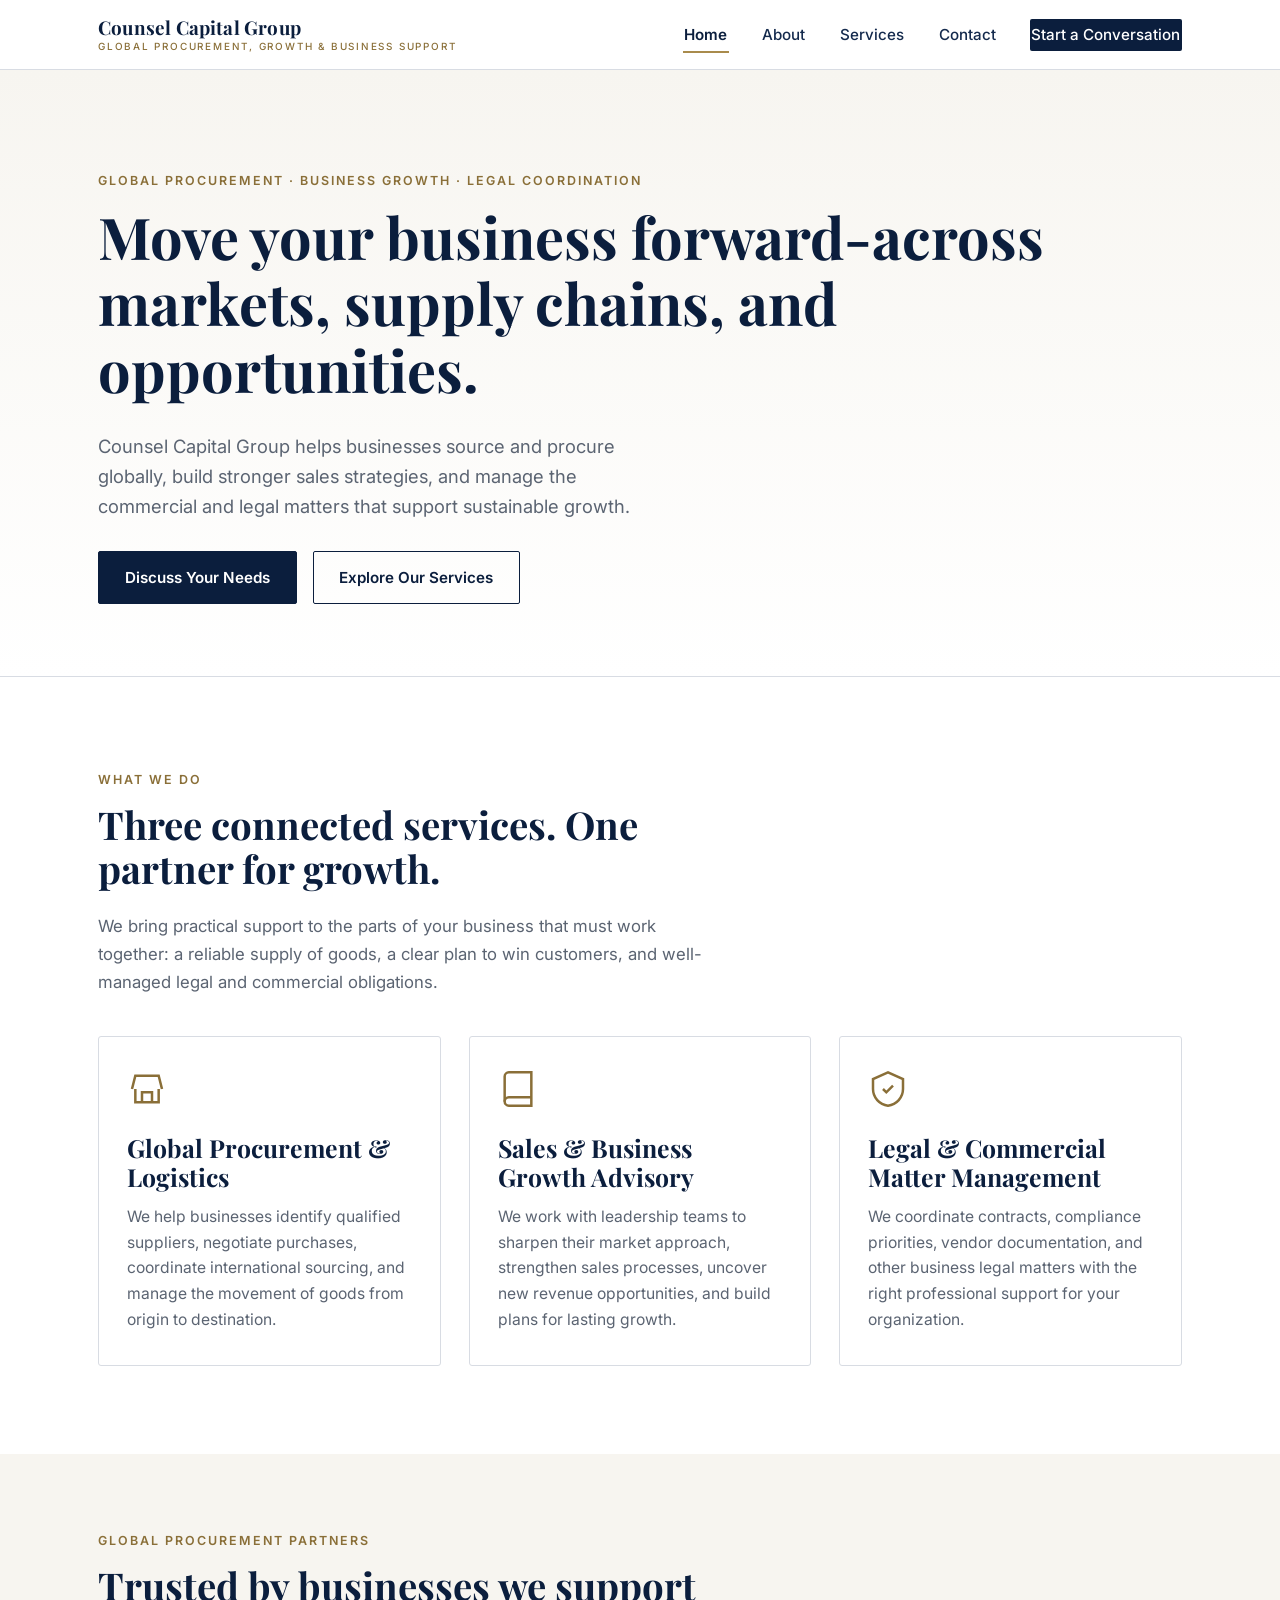
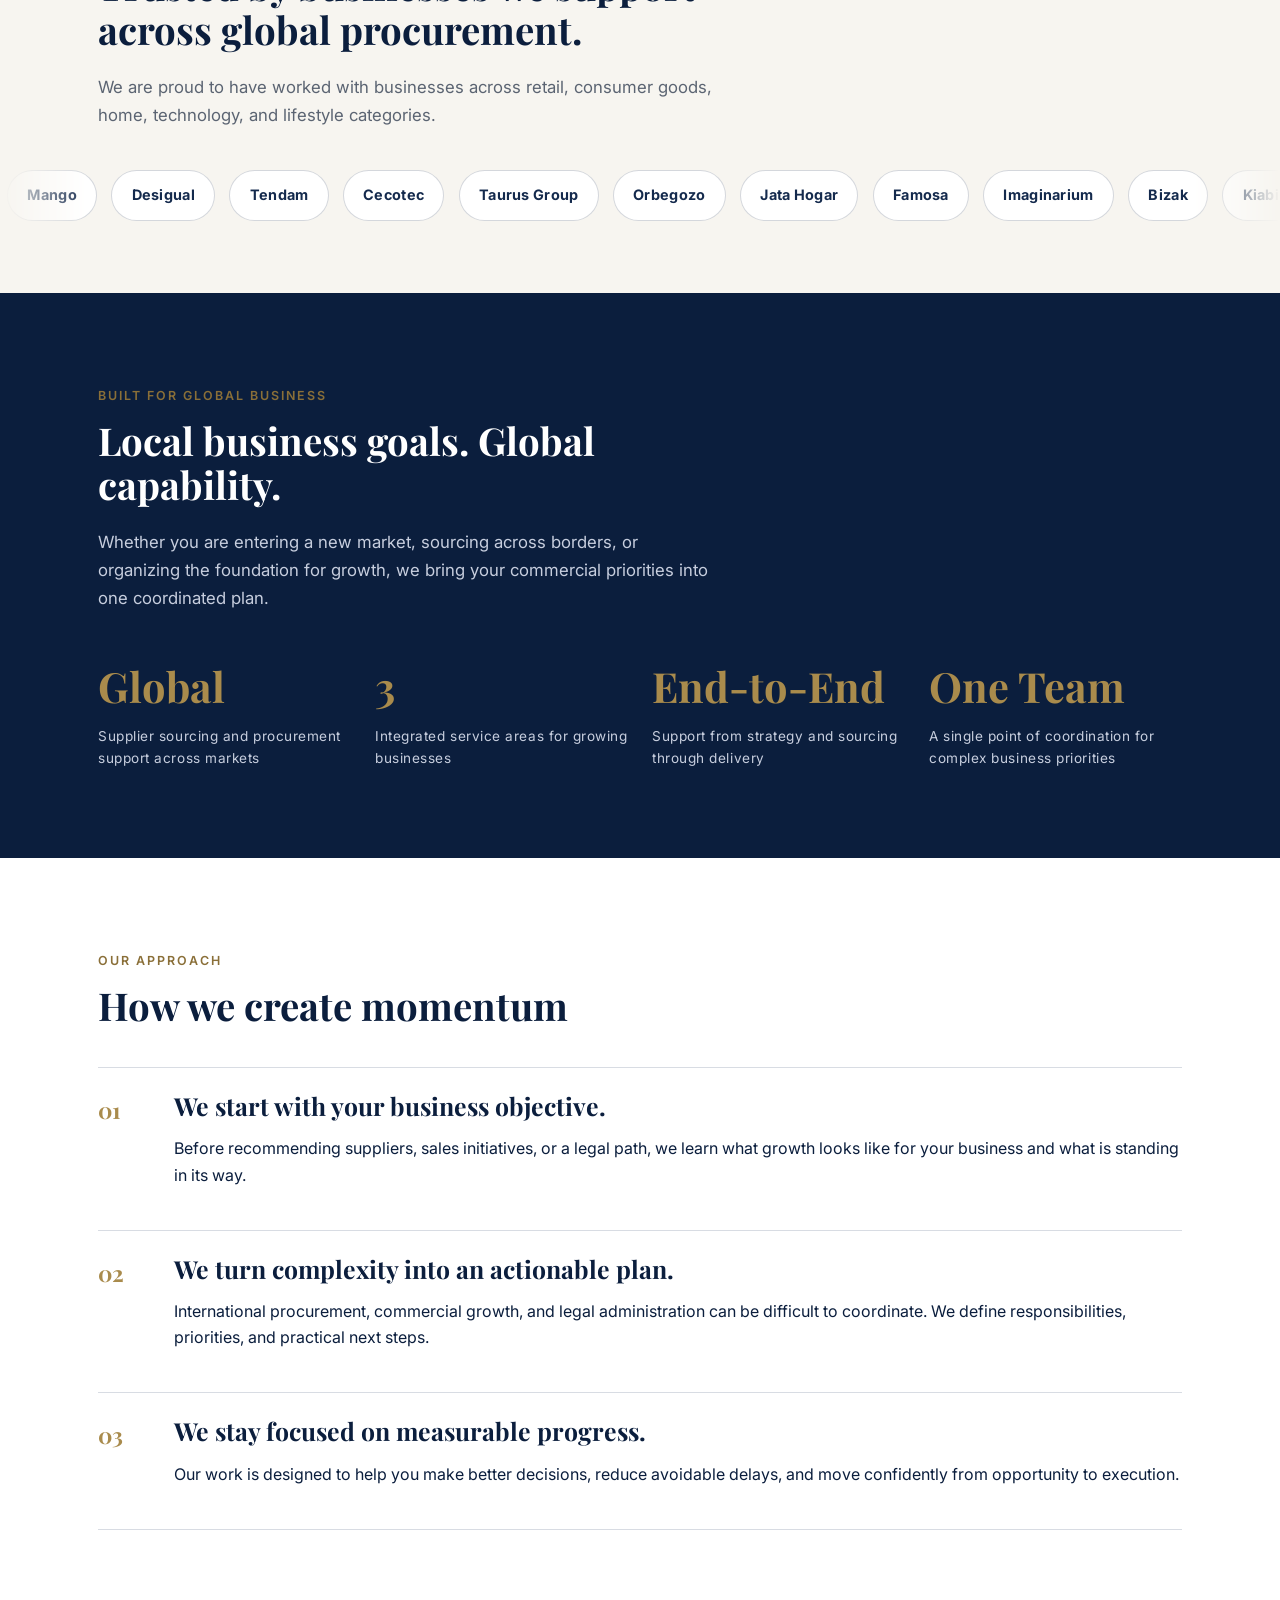
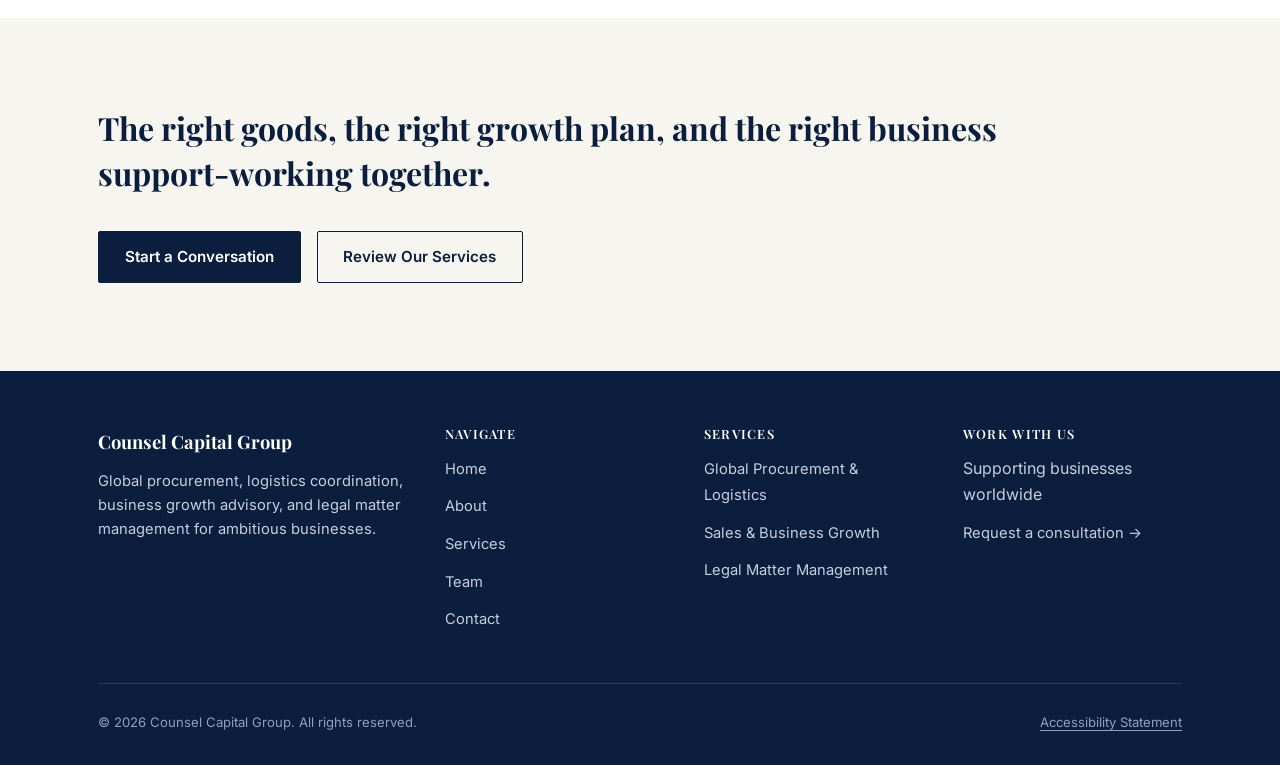
<file: index.html>
<!DOCTYPE html>
<html lang="en">
<head>
<meta charset="UTF-8">
<meta name="viewport" content="width=device-width, initial-scale=1.0">
<title>Counsel Capital Group | Global Procurement, Business Growth &amp; Legal Coordination</title>
<meta name="description" content="Counsel Capital Group helps businesses source goods globally, strengthen sales, and coordinate essential legal and commercial matters.">
<link rel="preconnect" href="https://fonts.googleapis.com">
<link rel="preconnect" href="https://fonts.gstatic.com" crossorigin>
<link href="https://fonts.googleapis.com/css2?family=Playfair+Display:wght@600;700;800&family=Inter:wght@400;500;600;700&display=swap" rel="stylesheet">
<link rel="icon" type="image/png" href="assets/logo.png">
<link rel="stylesheet" href="assets/styles.css">
<link rel="icon" type="image/png" href="/assets/favicon.png">
<style>
  .partner-marquee {
    overflow: hidden;
    padding: 4.5rem 0;
  }

  .partner-marquee__viewport {
    overflow: hidden;
    margin-top: 2rem;
    mask-image: linear-gradient(to right, transparent, #000 7%, #000 93%, transparent);
  }

  .partner-marquee__track {
    display: flex;
    width: max-content;
    animation: partner-marquee-scroll 38s linear infinite;
  }

  .partner-marquee__list {
    display: flex;
    align-items: center;
    gap: 0.9rem;
    margin: 0;
    padding: 0 0.45rem;
    list-style: none;
  }

  .partner-marquee__name {
    display: block;
    padding: 0.8rem 1.2rem;
    border: 1px solid rgba(19, 35, 60, 0.18);
    border-radius: 999px;
    color: var(--deep-navy);
    background: #fff;
    font-size: 0.9rem;
    font-weight: 700;
    letter-spacing: 0.02em;
    white-space: nowrap;
  }

  @keyframes partner-marquee-scroll {
    to { transform: translateX(-50%); }
  }

  @media (prefers-reduced-motion: reduce) {
    .partner-marquee__viewport { overflow-x: auto; mask-image: none; }
    .partner-marquee__track { animation: none; }
    .partner-marquee__list[aria-hidden="true"] { display: none; }
  }
</style>
</head>
<body>

<a class="skip-link" href="#main-content">Skip to main content</a>

<header class="site-header">
  <div class="container nav-bar">
    <a class="brand" href="/">
      <span class="brand-name">Counsel Capital Group<small>Global Procurement, Growth &amp; Business Support</small></span>
    </a>
    <button class="nav-toggle" type="button" aria-expanded="false" aria-controls="primary-navigation" id="nav-toggle-btn">
      <span class="visually-hidden">Menu</span>
      <svg viewBox="0 0 24 24" fill="none" stroke="currentColor" stroke-width="2" aria-hidden="true"><line x1="3" y1="6" x2="21" y2="6"/><line x1="3" y1="12" x2="21" y2="12"/><line x1="3" y1="18" x2="21" y2="18"/></svg>
    </button>
    <nav aria-label="Primary">
      <ul class="nav-links" id="primary-navigation">
        <li><a href="/" aria-current="page">Home</a></li>
        <li><a href="/about/">About</a></li>
        <li><a href="/services/">Services</a></li>
        <li><a href="/contact/">Contact</a></li>
        <li><a class="nav-cta" href="/contact/">Start a Conversation</a></li>
      </ul>
    </nav>
  </div>
</header>

<main id="main-content">
  <section class="hero">
    <div class="container">
      <span class="eyebrow">Global Procurement &middot; Business Growth &middot; Legal Coordination</span>
      <h1>Move your business forward-across markets, supply chains, and opportunities.</h1>
      <p class="hero-lede">Counsel Capital Group helps businesses source and procure globally, build stronger sales strategies, and manage the commercial and legal matters that support sustainable growth.</p>
      <div class="button-row">
        <a class="btn btn-primary" href="/contact/">Discuss Your Needs</a>
        <a class="btn btn-secondary" href="/services/">Explore Our Services</a>
      </div>
    </div>
  </section>

  <section aria-labelledby="practice-heading">
    <div class="container">
      <div class="section-head">
        <span class="eyebrow">What We Do</span>
        <h2 id="practice-heading">Three connected services. One partner for growth.</h2>
        <p>We bring practical support to the parts of your business that must work together: a reliable supply of goods, a clear plan to win customers, and well-managed legal and commercial obligations.</p>
      </div>
      <div class="card-grid">
        <article class="card">
          <svg class="card-icon" viewBox="0 0 24 24" fill="none" stroke="currentColor" stroke-width="1.5" aria-hidden="true"><path d="M3 12l2-8h14l2 8"/><path d="M5 12v8h14v-8"/><path d="M9 20v-6h6v6"/></svg>
          <h3>Global Procurement &amp; Logistics</h3>
          <p>We help businesses identify qualified suppliers, negotiate purchases, coordinate international sourcing, and manage the movement of goods from origin to destination.</p>
        </article>
        <article class="card">
          <svg class="card-icon" viewBox="0 0 24 24" fill="none" stroke="currentColor" stroke-width="1.5" aria-hidden="true"><path d="M4 19.5A2.5 2.5 0 0 1 6.5 17H20"/><path d="M6.5 2H20v20H6.5A2.5 2.5 0 0 1 4 19.5v-15A2.5 2.5 0 0 1 6.5 2z"/></svg>
          <h3>Sales &amp; Business Growth Advisory</h3>
          <p>We work with leadership teams to sharpen their market approach, strengthen sales processes, uncover new revenue opportunities, and build plans for lasting growth.</p>
        </article>
        <article class="card">
          <svg class="card-icon" viewBox="0 0 24 24" fill="none" stroke="currentColor" stroke-width="1.5" aria-hidden="true"><path d="M12 2 3 6v6c0 5 3.8 9.4 9 10 5.2-.6 9-5 9-10V6z"/><path d="m9 12 2 2 4-4"/></svg>
          <h3>Legal &amp; Commercial Matter Management</h3>
          <p>We coordinate contracts, compliance priorities, vendor documentation, and other business legal matters with the right professional support for your organization.</p>
        </article>
      </div>
    </div>
  </section>

  <section class="partner-marquee section-alt" aria-labelledby="partners-heading">
    <div class="container">
      <div class="section-head">
        <span class="eyebrow">Global Procurement Partners</span>
        <h2 id="partners-heading">Trusted by businesses we support across global procurement.</h2>
        <p>We are proud to have worked with businesses across retail, consumer goods, home, technology, and lifestyle categories.</p>
      </div>
    </div>
    <div class="partner-marquee__viewport" role="region" aria-label="Businesses we have worked with in global procurement">
      <div class="partner-marquee__track">
        <ul class="partner-marquee__list">
          <li><span class="partner-marquee__name">Mango</span></li>
          <li><span class="partner-marquee__name">Desigual</span></li>
          <li><span class="partner-marquee__name">Tendam</span></li>
          <li><span class="partner-marquee__name">Cecotec</span></li>
          <li><span class="partner-marquee__name">Taurus Group</span></li>
          <li><span class="partner-marquee__name">Orbegozo</span></li>
          <li><span class="partner-marquee__name">Jata Hogar</span></li>
          <li><span class="partner-marquee__name">Famosa</span></li>
          <li><span class="partner-marquee__name">Imaginarium</span></li>
          <li><span class="partner-marquee__name">Bizak</span></li>
          <li><span class="partner-marquee__name">Kiabi</span></li>
          <li><span class="partner-marquee__name">Celio</span></li>
          <li><span class="partner-marquee__name">Decathlon</span></li>
          <li><span class="partner-marquee__name">Maisons du Monde</span></li>
          <li><span class="partner-marquee__name">La Redoute</span></li>
          <li><span class="partner-marquee__name">Groupe SEB</span></li>
          <li><span class="partner-marquee__name">Lexibook</span></li>
          <li><span class="partner-marquee__name">Archos</span></li>
          <li><span class="partner-marquee__name">Janod</span></li>
          <li><span class="partner-marquee__name">OVS</span></li>
          <li><span class="partner-marquee__name">Piazza Italia</span></li>
          <li><span class="partner-marquee__name">Geox</span></li>
        </ul>
        <ul class="partner-marquee__list" aria-hidden="true">
          <li><span class="partner-marquee__name">Mango</span></li>
          <li><span class="partner-marquee__name">Desigual</span></li>
          <li><span class="partner-marquee__name">Tendam</span></li>
          <li><span class="partner-marquee__name">Cecotec</span></li>
          <li><span class="partner-marquee__name">Taurus Group</span></li>
          <li><span class="partner-marquee__name">Orbegozo</span></li>
          <li><span class="partner-marquee__name">Jata Hogar</span></li>
          <li><span class="partner-marquee__name">Famosa</span></li>
          <li><span class="partner-marquee__name">Imaginarium</span></li>
          <li><span class="partner-marquee__name">Bizak</span></li>
          <li><span class="partner-marquee__name">Kiabi</span></li>
          <li><span class="partner-marquee__name">Celio</span></li>
          <li><span class="partner-marquee__name">Decathlon</span></li>
          <li><span class="partner-marquee__name">Maisons du Monde</span></li>
          <li><span class="partner-marquee__name">La Redoute</span></li>
          <li><span class="partner-marquee__name">Groupe SEB</span></li>
          <li><span class="partner-marquee__name">Lexibook</span></li>
          <li><span class="partner-marquee__name">Archos</span></li>
          <li><span class="partner-marquee__name">Janod</span></li>
          <li><span class="partner-marquee__name">OVS</span></li>
          <li><span class="partner-marquee__name">Piazza Italia</span></li>
          <li><span class="partner-marquee__name">Geox</span></li>
        </ul>
      </div>
    </div>
  </section>

  <section class="section-navy" aria-labelledby="reach-heading">
    <div class="container">
      <div class="section-head">
        <span class="eyebrow">Built for Global Business</span>
        <h2 id="reach-heading">Local business goals. Global capability.</h2>
        <p>Whether you are entering a new market, sourcing across borders, or organizing the foundation for growth, we bring your commercial priorities into one coordinated plan.</p>
      </div>
      <div class="stat-row">
        <div><div class="stat-num">Global</div><div class="stat-label">Supplier sourcing and procurement support across markets</div></div>
        <div><div class="stat-num">3</div><div class="stat-label">Integrated service areas for growing businesses</div></div>
        <div><div class="stat-num">End-to-End</div><div class="stat-label">Support from strategy and sourcing through delivery</div></div>
        <div><div class="stat-num">One Team</div><div class="stat-label">A single point of coordination for complex business priorities</div></div>
      </div>
    </div>
  </section>

  <section aria-labelledby="approach-heading">
    <div class="container">
      <div class="section-head"><span class="eyebrow">Our Approach</span><h2 id="approach-heading">How we create momentum</h2></div>
      <div class="principle"><span class="principle-num" aria-hidden="true">01</span><div><h3>We start with your business objective.</h3><p>Before recommending suppliers, sales initiatives, or a legal path, we learn what growth looks like for your business and what is standing in its way.</p></div></div>
      <div class="principle"><span class="principle-num" aria-hidden="true">02</span><div><h3>We turn complexity into an actionable plan.</h3><p>International procurement, commercial growth, and legal administration can be difficult to coordinate. We define responsibilities, priorities, and practical next steps.</p></div></div>
      <div class="principle"><span class="principle-num" aria-hidden="true">03</span><div><h3>We stay focused on measurable progress.</h3><p>Our work is designed to help you make better decisions, reduce avoidable delays, and move confidently from opportunity to execution.</p></div></div>
    </div>
  </section>

  <section class="section-alt" aria-labelledby="cta-heading">
    <div class="container">
      <p class="statement" id="cta-heading">The right goods, the right growth plan, and the right business support-working together.</p>
      <div class="button-row" style="margin-top: 1.75rem;"><a class="btn btn-primary" href="/contact/">Start a Conversation</a><a class="btn btn-secondary" href="/services/">Review Our Services</a></div>
    </div>
  </section>
</main>

<footer class="site-footer">
  <div class="container"><div class="footer-grid">
    <div><div class="footer-brand">Counsel Capital Group</div><p class="footer-desc">Global procurement, logistics coordination, business growth advisory, and legal matter management for ambitious businesses.</p></div>
    <div><h2 class="footer-heading">Navigate</h2><ul class="footer-links"><li><a href="/">Home</a></li><li><a href="/about/">About</a></li><li><a href="/services/">Services</a></li><li><a href="/team/">Team</a></li><li><a href="/contact/">Contact</a></li></ul></div>
    <div><h2 class="footer-heading">Services</h2><ul class="footer-links"><li><a href="/services/#procurement">Global Procurement &amp; Logistics</a></li><li><a href="/services/#growth">Sales &amp; Business Growth</a></li><li><a href="/services/#legal">Legal Matter Management</a></li></ul></div>
    <div><h2 class="footer-heading">Work With Us</h2><ul class="footer-links"><li>Supporting businesses worldwide</li><li><a href="/contact/">Request a consultation &rarr;</a></li></ul></div>
  </div><div class="footer-bottom"><span>&copy; 2026 Counsel Capital Group. All rights reserved.</span><span><a href="/accessibility/">Accessibility Statement</a></span></div></div>
</footer>
<script src="assets/script.js"></script>
</body>
</html>
</file>
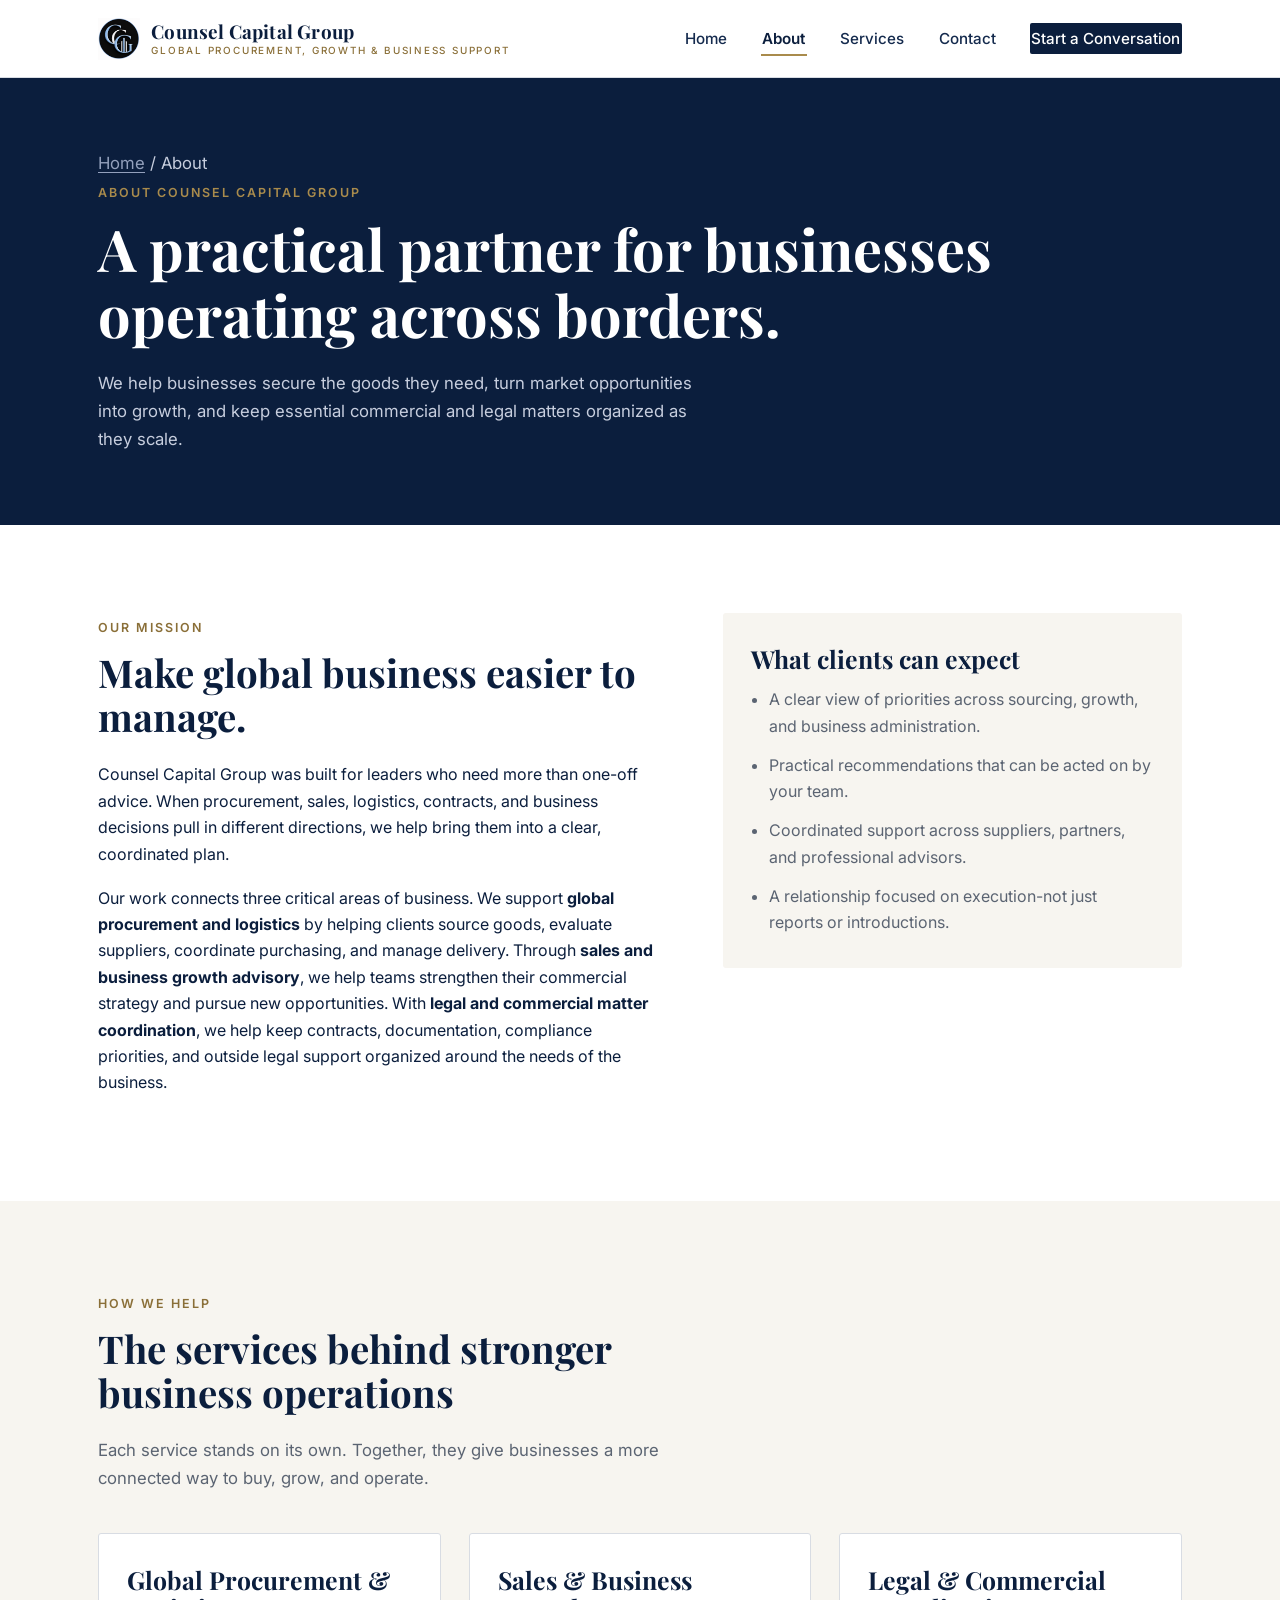
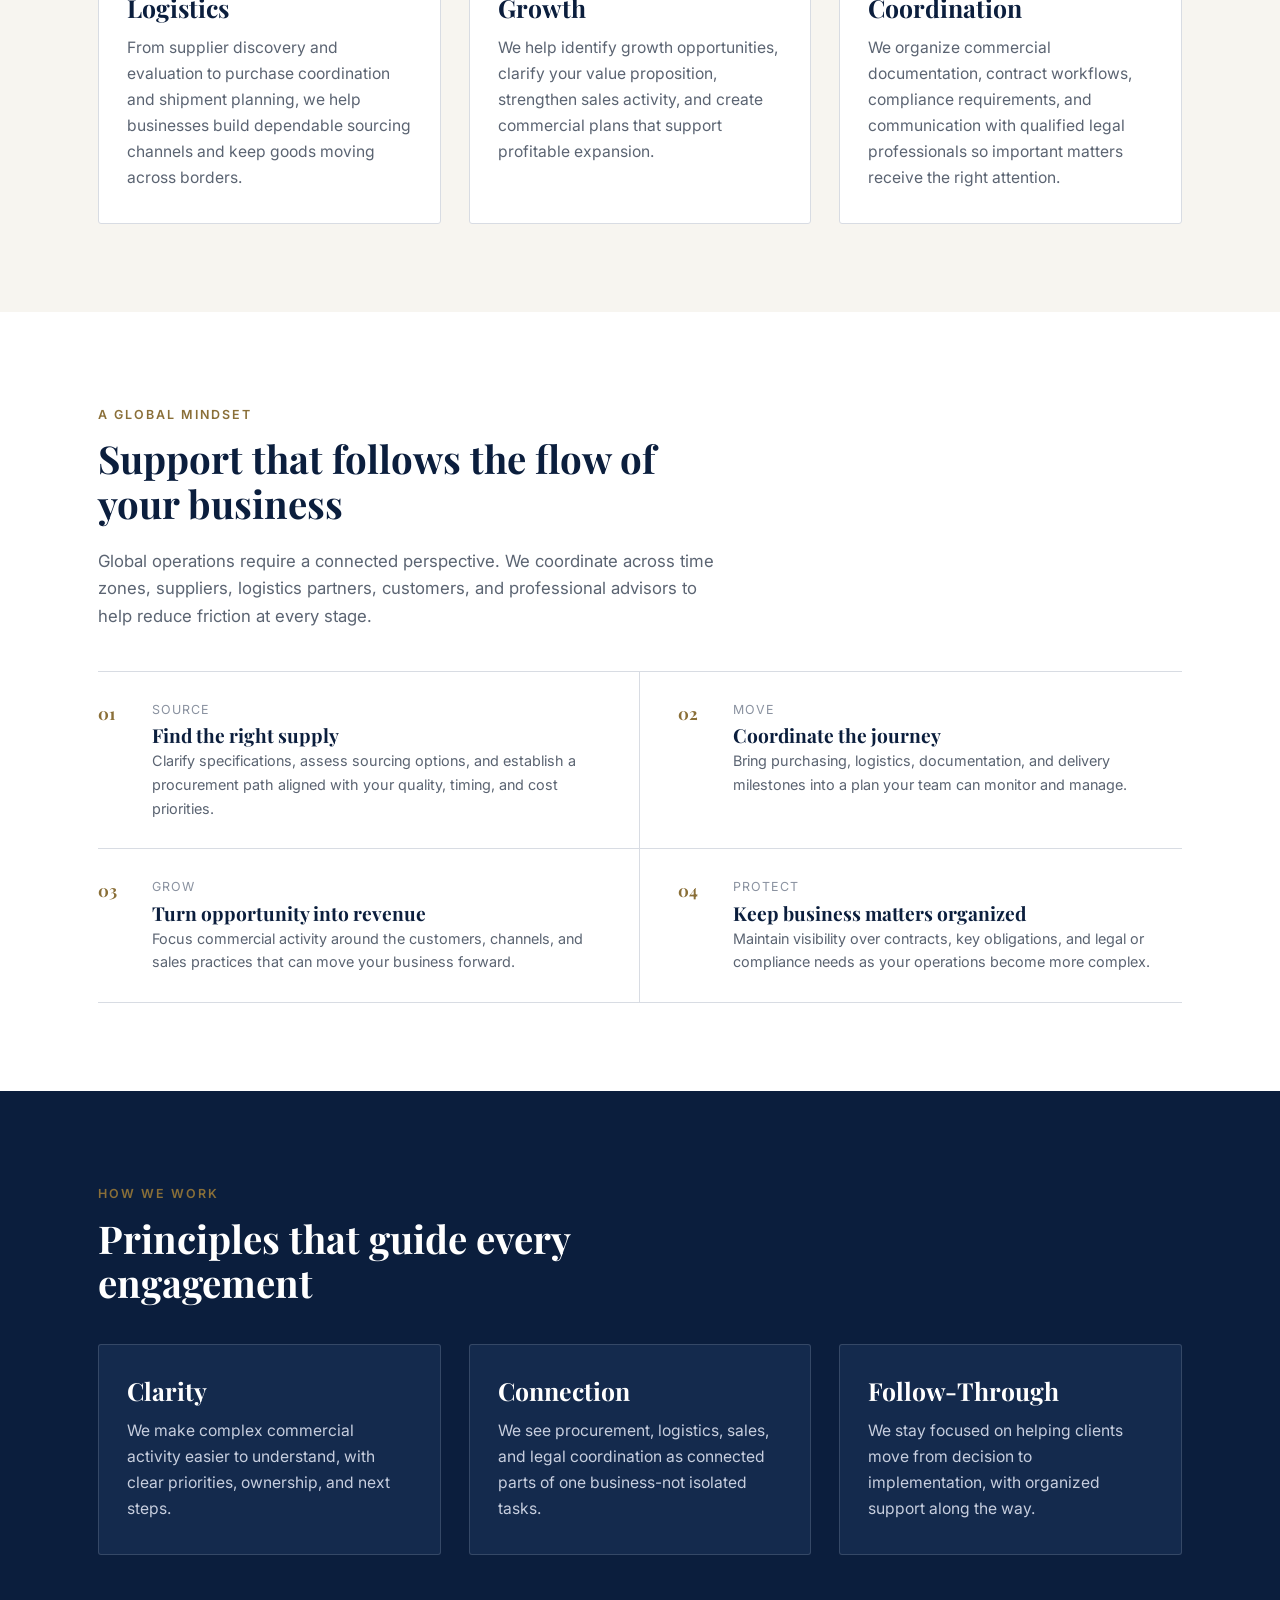
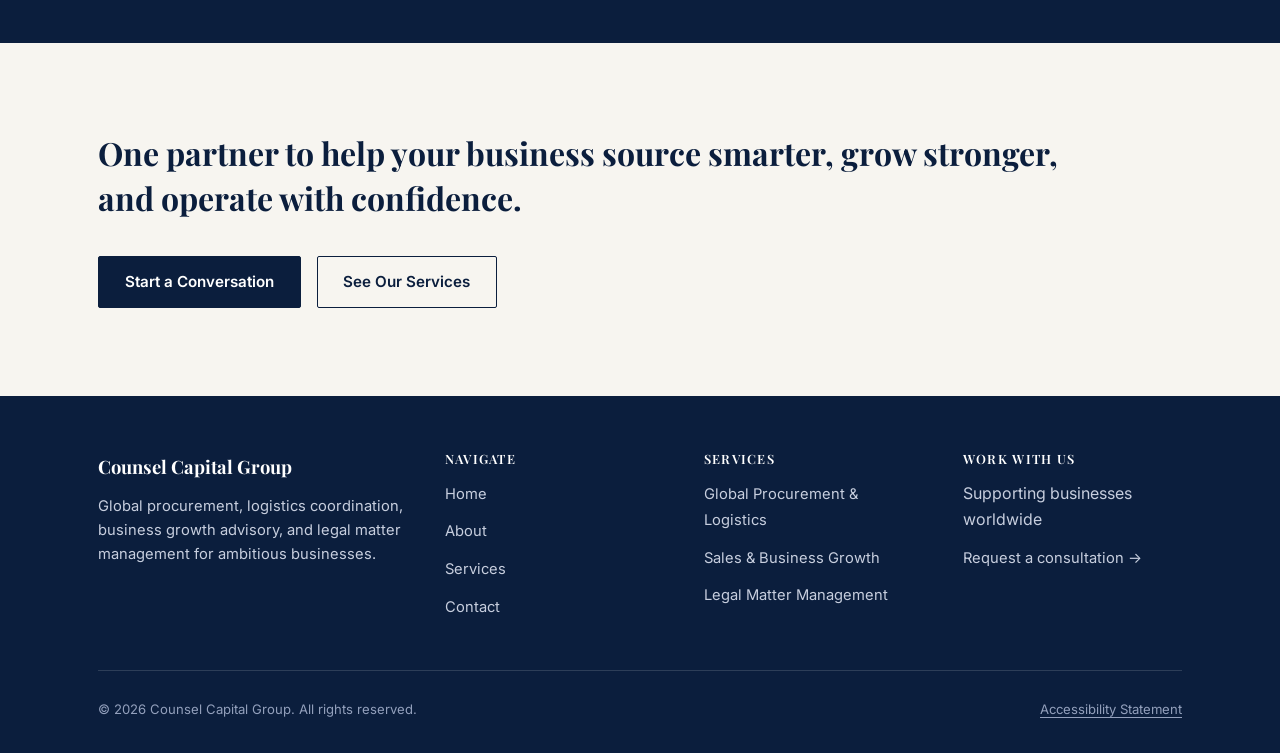
<file: about/index.html>
<!DOCTYPE html>
<html lang="en">
<head>
<meta charset="UTF-8">
<meta name="viewport" content="width=device-width, initial-scale=1.0">
<title>About Us | Counsel Capital Group</title>
<meta name="description" content="Learn how Counsel Capital Group supports businesses through global procurement, growth advisory, and legal and commercial matter coordination.">
<link rel="preconnect" href="https://fonts.googleapis.com">
<link rel="preconnect" href="https://fonts.gstatic.com" crossorigin>
<link href="https://fonts.googleapis.com/css2?family=Playfair+Display:wght@600;700;800&family=Inter:wght@400;500;600;700&display=swap" rel="stylesheet">
<link rel="icon" href="/assets/logo.png" type="image/png">
<link rel="stylesheet" href="/assets/styles.css">
<link rel="icon" type="image/png" href="/assets/favicon.png">
</head>
<body>
<a class="skip-link" href="#main-content">Skip to main content</a>

<header class="site-header">
  <div class="container nav-bar">
    <a class="brand" href="/">
      <img class="brand-mark" src="/assets/logo.png" alt="Counsel Capital Group logo" width="42" height="42">
      <span class="brand-name">Counsel Capital Group<small>Global Procurement, Growth &amp; Business Support</small></span>
    </a>
    <button class="nav-toggle" type="button" aria-expanded="false" aria-controls="primary-navigation" id="nav-toggle-btn">
      <span class="visually-hidden">Menu</span>
      <svg viewBox="0 0 24 24" fill="none" stroke="currentColor" stroke-width="2" aria-hidden="true"><line x1="3" y1="6" x2="21" y2="6"/><line x1="3" y1="12" x2="21" y2="12"/><line x1="3" y1="18" x2="21" y2="18"/></svg>
    </button>
    <nav aria-label="Primary"><ul class="nav-links" id="primary-navigation">
      <li><a href="/">Home</a></li><li><a href="/about/" aria-current="page">About</a></li><li><a href="/services/">Services</a></li><li><a href="/contact/">Contact</a></li><li><a class="nav-cta" href="/contact/">Start a Conversation</a></li>
    </ul></nav>
  </div>
</header>

<main id="main-content">
  <div class="page-intro">
    <div class="container">
      <p class="breadcrumb"><a href="/">Home</a> / About</p>
      <span class="eyebrow">About Counsel Capital Group</span>
      <h1>A practical partner for businesses operating across borders.</h1>
      <p>We help businesses secure the goods they need, turn market opportunities into growth, and keep essential commercial and legal matters organized as they scale.</p>
    </div>
  </div>

  <section aria-labelledby="mission-heading">
    <div class="container">
      <div class="hero-grid" style="align-items: start;">
        <div>
          <span class="eyebrow">Our Mission</span>
          <h2 id="mission-heading">Make global business easier to manage.</h2>
          <p>Counsel Capital Group was built for leaders who need more than one-off advice. When procurement, sales, logistics, contracts, and business decisions pull in different directions, we help bring them into a clear, coordinated plan.</p>
          <p>Our work connects three critical areas of business. We support <strong>global procurement and logistics</strong> by helping clients source goods, evaluate suppliers, coordinate purchasing, and manage delivery. Through <strong>sales and business growth advisory</strong>, we help teams strengthen their commercial strategy and pursue new opportunities. With <strong>legal and commercial matter coordination</strong>, we help keep contracts, documentation, compliance priorities, and outside legal support organized around the needs of the business.</p>
        </div>
        <div class="card" style="background: var(--ivory); border: none;">
          <h3>What clients can expect</h3>
          <ul style="padding-left: 1.1rem; color: var(--slate); margin: 0;">
            <li style="margin-bottom: 0.8em;">A clear view of priorities across sourcing, growth, and business administration.</li>
            <li style="margin-bottom: 0.8em;">Practical recommendations that can be acted on by your team.</li>
            <li style="margin-bottom: 0.8em;">Coordinated support across suppliers, partners, and professional advisors.</li>
            <li style="margin-bottom: 0;">A relationship focused on execution-not just reports or introductions.</li>
          </ul>
        </div>
      </div>
    </div>
  </section>

  <section class="section-alt" aria-labelledby="focus-heading">
    <div class="container">
      <div class="section-head">
        <span class="eyebrow">How We Help</span>
        <h2 id="focus-heading">The services behind stronger business operations</h2>
        <p>Each service stands on its own. Together, they give businesses a more connected way to buy, grow, and operate.</p>
      </div>
      <div class="card-grid">
        <article class="card"><h3>Global Procurement &amp; Logistics</h3><p>From supplier discovery and evaluation to purchase coordination and shipment planning, we help businesses build dependable sourcing channels and keep goods moving across borders.</p></article>
        <article class="card"><h3>Sales &amp; Business Growth</h3><p>We help identify growth opportunities, clarify your value proposition, strengthen sales activity, and create commercial plans that support profitable expansion.</p></article>
        <article class="card"><h3>Legal &amp; Commercial Coordination</h3><p>We organize commercial documentation, contract workflows, compliance requirements, and communication with qualified legal professionals so important matters receive the right attention.</p></article>
      </div>
    </div>
  </section>

  <section aria-labelledby="network-heading">
    <div class="container">
      <div class="section-head">
        <span class="eyebrow">A Global Mindset</span>
        <h2 id="network-heading">Support that follows the flow of your business</h2>
        <p>Global operations require a connected perspective. We coordinate across time zones, suppliers, logistics partners, customers, and professional advisors to help reduce friction at every stage.</p>
      </div>
      <div class="offices-ledger">
        <div class="office-row"><span class="office-mark" aria-hidden="true">01</span><div><p class="office-region">Source</p><h3 class="office-city">Find the right supply</h3><p class="office-focus">Clarify specifications, assess sourcing options, and establish a procurement path aligned with your quality, timing, and cost priorities.</p></div></div>
        <div class="office-row"><span class="office-mark" aria-hidden="true">02</span><div><p class="office-region">Move</p><h3 class="office-city">Coordinate the journey</h3><p class="office-focus">Bring purchasing, logistics, documentation, and delivery milestones into a plan your team can monitor and manage.</p></div></div>
        <div class="office-row"><span class="office-mark" aria-hidden="true">03</span><div><p class="office-region">Grow</p><h3 class="office-city">Turn opportunity into revenue</h3><p class="office-focus">Focus commercial activity around the customers, channels, and sales practices that can move your business forward.</p></div></div>
        <div class="office-row"><span class="office-mark" aria-hidden="true">04</span><div><p class="office-region">Protect</p><h3 class="office-city">Keep business matters organized</h3><p class="office-focus">Maintain visibility over contracts, key obligations, and legal or compliance needs as your operations become more complex.</p></div></div>
      </div>
    </div>
  </section>

  <section class="section-navy" aria-labelledby="values-heading">
    <div class="container">
      <div class="section-head"><span class="eyebrow">How We Work</span><h2 id="values-heading">Principles that guide every engagement</h2></div>
      <div class="card-grid">
        <article class="card" style="background: var(--deep-navy); border-color: rgba(255,255,255,0.14);"><h3 style="color:#fff;">Clarity</h3><p style="color:#c7cede;">We make complex commercial activity easier to understand, with clear priorities, ownership, and next steps.</p></article>
        <article class="card" style="background: var(--deep-navy); border-color: rgba(255,255,255,0.14);"><h3 style="color:#fff;">Connection</h3><p style="color:#c7cede;">We see procurement, logistics, sales, and legal coordination as connected parts of one business-not isolated tasks.</p></article>
        <article class="card" style="background: var(--deep-navy); border-color: rgba(255,255,255,0.14);"><h3 style="color:#fff;">Follow-Through</h3><p style="color:#c7cede;">We stay focused on helping clients move from decision to implementation, with organized support along the way.</p></article>
      </div>
    </div>
  </section>

  <section class="section-alt" aria-labelledby="about-cta-heading">
    <div class="container"><p class="statement" id="about-cta-heading">One partner to help your business source smarter, grow stronger, and operate with confidence.</p><div class="button-row" style="margin-top: 1.75rem;"><a class="btn btn-primary" href="/contact/">Start a Conversation</a><a class="btn btn-secondary" href="/services/">See Our Services</a></div></div>
  </section>
</main>

<footer class="site-footer">
  <div class="container"><div class="footer-grid">
    <div><div class="footer-brand">Counsel Capital Group</div><p class="footer-desc">Global procurement, logistics coordination, business growth advisory, and legal matter management for ambitious businesses.</p></div>
    <div><h2 class="footer-heading">Navigate</h2><ul class="footer-links"><li><a href="/">Home</a></li><li><a href="/about/">About</a></li><li><a href="/services/">Services</a></li><li><a href="/contact/">Contact</a></li></ul></div>
    <div><h2 class="footer-heading">Services</h2><ul class="footer-links"><li><a href="/services/#procurement">Global Procurement &amp; Logistics</a></li><li><a href="/services/#growth">Sales &amp; Business Growth</a></li><li><a href="/services/#legal">Legal Matter Management</a></li></ul></div>
    <div><h2 class="footer-heading">Work With Us</h2><ul class="footer-links"><li>Supporting businesses worldwide</li><li><a href="/contact/">Request a consultation &rarr;</a></li></ul></div>
  </div><div class="footer-bottom"><span>&copy; 2026 Counsel Capital Group. All rights reserved.</span><span><a href="/accessibility/">Accessibility Statement</a></span></div></div>
</footer>
<script src="../assets/script.js"></script>
</body>
</html>
</file>
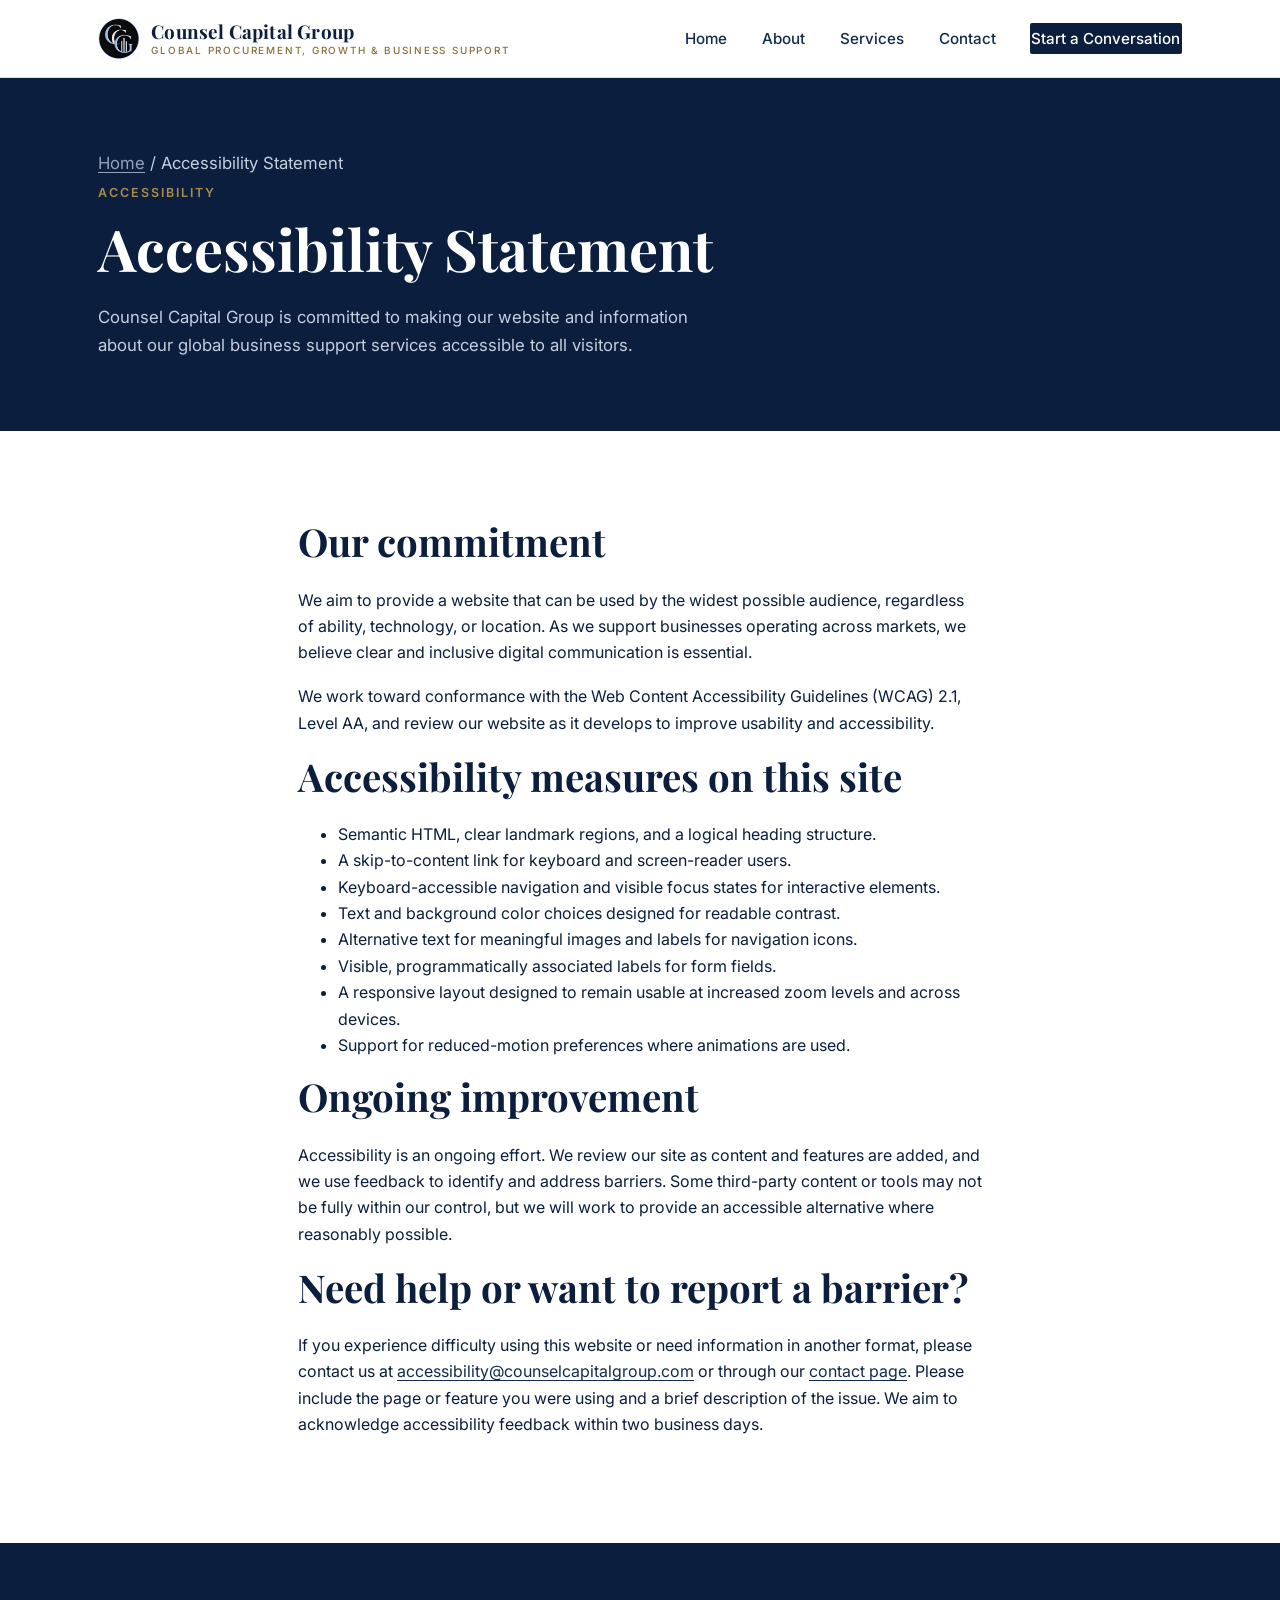
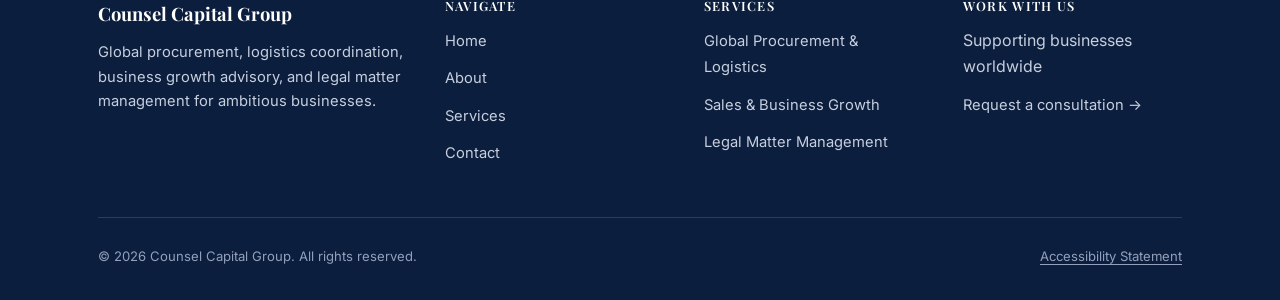
<file: accessibility/index.html>
<!DOCTYPE html>
<html lang="en">
<head>
<meta charset="UTF-8">
<meta name="viewport" content="width=device-width, initial-scale=1.0">
<title>Accessibility Statement | Counsel Capital Group</title>
<meta name="description" content="Counsel Capital Group's commitment to making its global procurement, business-growth, and support website accessible to all visitors.">
<link rel="preconnect" href="https://fonts.googleapis.com">
<link rel="preconnect" href="https://fonts.gstatic.com" crossorigin>
<link href="https://fonts.googleapis.com/css2?family=Playfair+Display:wght@600;700;800&family=Inter:wght@400;500;600;700&display=swap" rel="stylesheet">
<link rel="icon" href="/assets/logo.png" type="image/png">
<link rel="stylesheet" href="../assets/styles.css">
<link rel="icon" type="image/png" href="../assets/favicon.png">
</head>
<body>
<a class="skip-link" href="#main-content">Skip to main content</a>

<header class="site-header"><div class="container nav-bar">
  <a class="brand" href="/"><img class="brand-mark" src="/assets/logo.png" alt="Counsel Capital Group logo" width="42" height="42"><span class="brand-name">Counsel Capital Group<small>Global Procurement, Growth &amp; Business Support</small></span></a>
  <button class="nav-toggle" type="button" aria-expanded="false" aria-controls="primary-navigation" id="nav-toggle-btn"><span class="visually-hidden">Menu</span><svg viewBox="0 0 24 24" fill="none" stroke="currentColor" stroke-width="2" aria-hidden="true"><line x1="3" y1="6" x2="21" y2="6"/><line x1="3" y1="12" x2="21" y2="12"/><line x1="3" y1="18" x2="21" y2="18"/></svg></button>
  <nav aria-label="Primary"><ul class="nav-links" id="primary-navigation"><li><a href="/">Home</a></li><li><a href="/about/">About</a></li><li><a href="/services/">Services</a></li><li><a href="/contact/">Contact</a></li><li><a class="nav-cta" href="/contact/">Start a Conversation</a></li></ul></nav>
</div></header>

<main id="main-content">
  <div class="page-intro"><div class="container"><p class="breadcrumb"><a href="/">Home</a> / Accessibility Statement</p><span class="eyebrow">Accessibility</span><h1>Accessibility Statement</h1><p>Counsel Capital Group is committed to making our website and information about our global business support services accessible to all visitors.</p></div></div>

  <section><div class="container" style="max-width: 78ch;">
    <h2>Our commitment</h2>
    <p>We aim to provide a website that can be used by the widest possible audience, regardless of ability, technology, or location. As we support businesses operating across markets, we believe clear and inclusive digital communication is essential.</p>
    <p>We work toward conformance with the Web Content Accessibility Guidelines (WCAG) 2.1, Level AA, and review our website as it develops to improve usability and accessibility.</p>

    <h2>Accessibility measures on this site</h2>
    <ul>
      <li>Semantic HTML, clear landmark regions, and a logical heading structure.</li>
      <li>A skip-to-content link for keyboard and screen-reader users.</li>
      <li>Keyboard-accessible navigation and visible focus states for interactive elements.</li>
      <li>Text and background color choices designed for readable contrast.</li>
      <li>Alternative text for meaningful images and labels for navigation icons.</li>
      <li>Visible, programmatically associated labels for form fields.</li>
      <li>A responsive layout designed to remain usable at increased zoom levels and across devices.</li>
      <li>Support for reduced-motion preferences where animations are used.</li>
    </ul>

    <h2>Ongoing improvement</h2>
    <p>Accessibility is an ongoing effort. We review our site as content and features are added, and we use feedback to identify and address barriers. Some third-party content or tools may not be fully within our control, but we will work to provide an accessible alternative where reasonably possible.</p>

    <h2>Need help or want to report a barrier?</h2>
    <p>If you experience difficulty using this website or need information in another format, please contact us at <a href="mailto:accessibility@counselcapitalgroup.com">accessibility@counselcapitalgroup.com</a> or through our <a href="/contact/">contact page</a>. Please include the page or feature you were using and a brief description of the issue. We aim to acknowledge accessibility feedback within two business days.</p>
  </div></section>
</main>

<footer class="site-footer"><div class="container"><div class="footer-grid">
  <div><div class="footer-brand">Counsel Capital Group</div><p class="footer-desc">Global procurement, logistics coordination, business growth advisory, and legal matter management for ambitious businesses.</p></div>
  <div><h2 class="footer-heading">Navigate</h2><ul class="footer-links"><li><a href="/">Home</a></li><li><a href="/about/">About</a></li><li><a href="/services/">Services</a></li><li><a href="/contact/">Contact</a></li></ul></div>
  <div><h2 class="footer-heading">Services</h2><ul class="footer-links"><li><a href="/services/#procurement">Global Procurement &amp; Logistics</a></li><li><a href="/services/#growth">Sales &amp; Business Growth</a></li><li><a href="/services/#legal">Legal Matter Management</a></li></ul></div>
  <div><h2 class="footer-heading">Work With Us</h2><ul class="footer-links"><li>Supporting businesses worldwide</li><li><a href="/contact/">Request a consultation &rarr;</a></li></ul></div>
</div><div class="footer-bottom"><span>&copy; 2026 Counsel Capital Group. All rights reserved.</span><span><a href="/accessibility/">Accessibility Statement</a></span></div></div></footer>
<script src="../assets/script.js"></script>
</body>
</html>
</file>
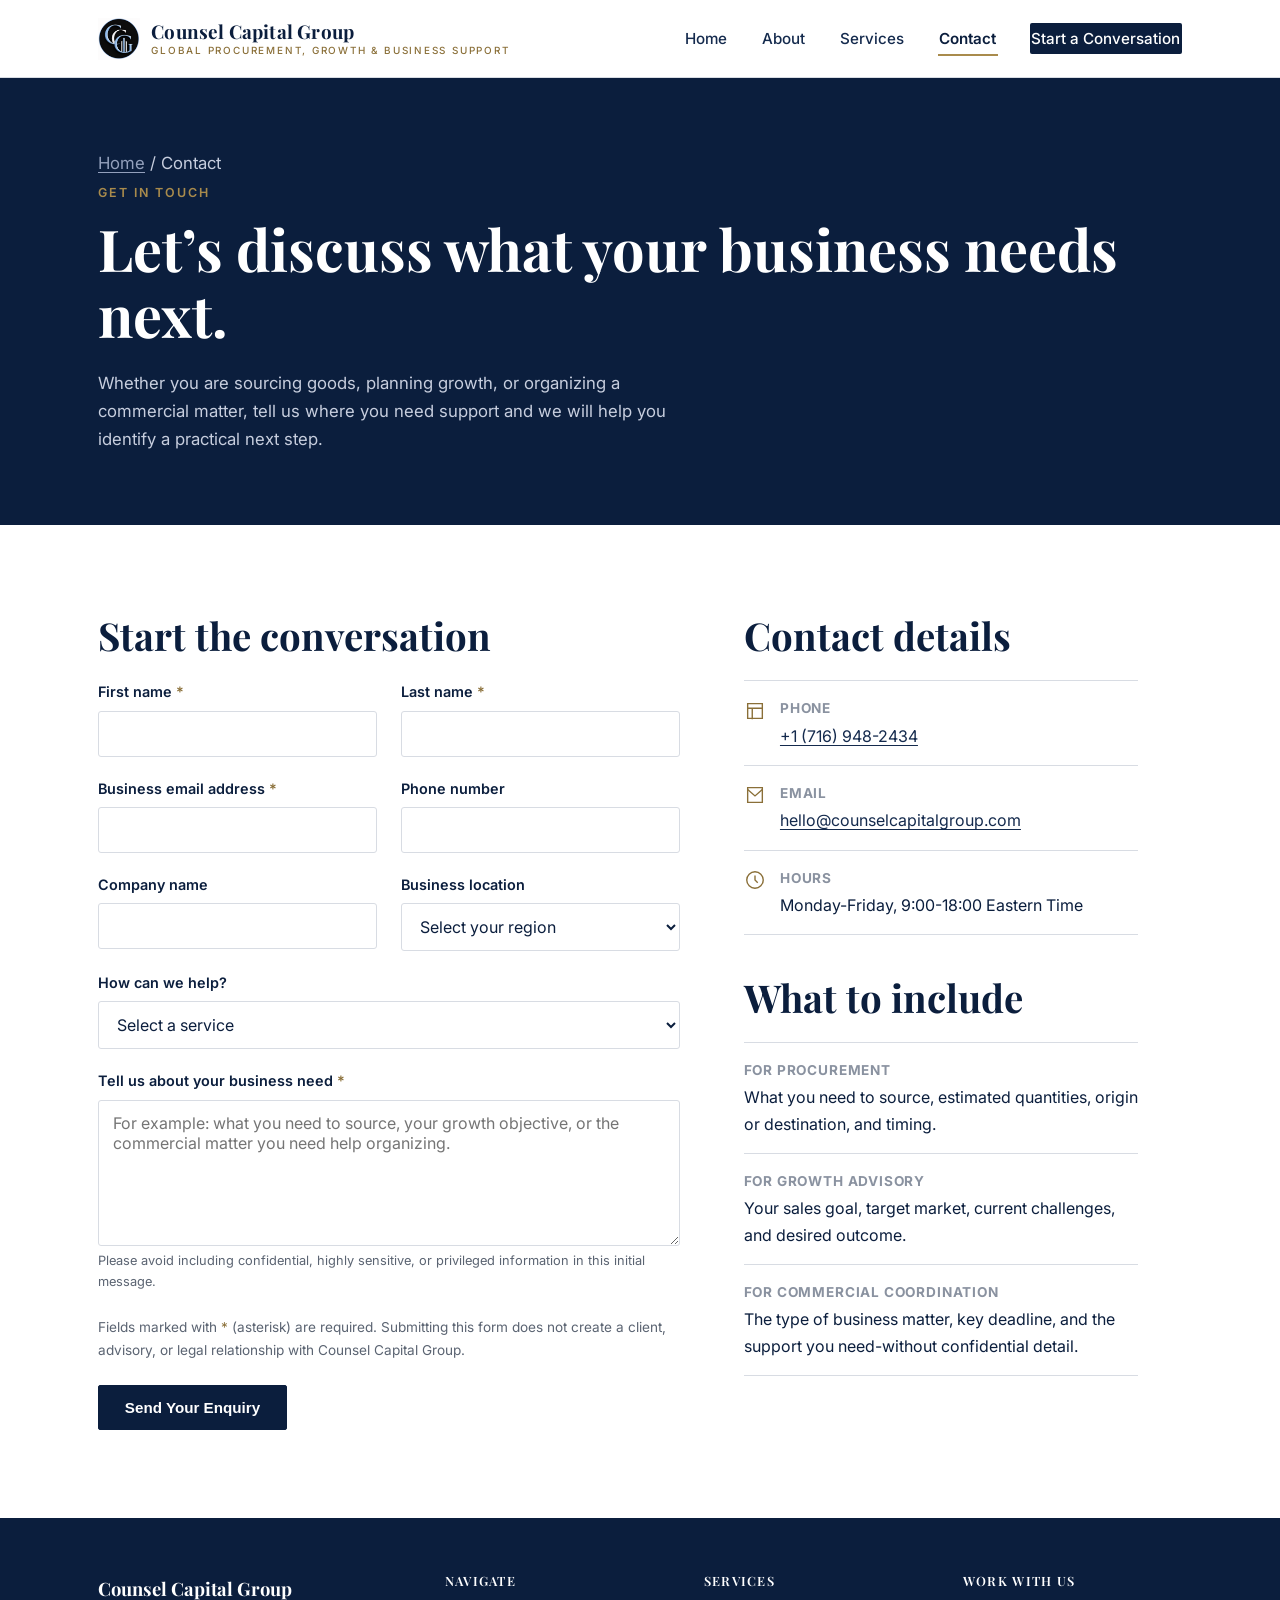
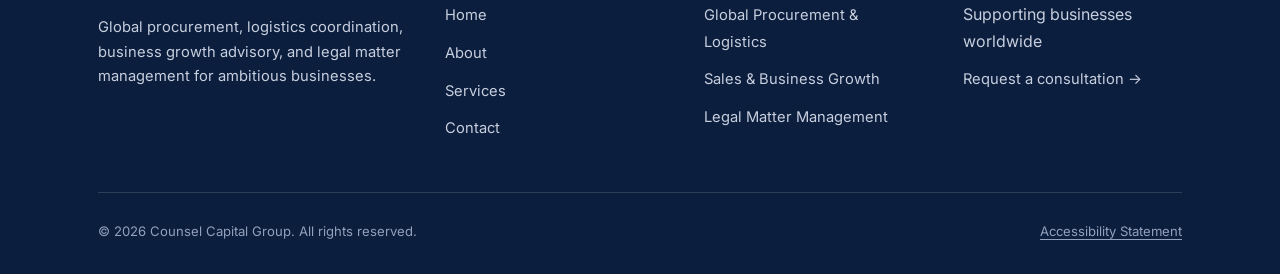
<file: contact/index.html>
<!DOCTYPE html>
<html lang="en">
<head>
<meta charset="UTF-8">
<meta name="viewport" content="width=device-width, initial-scale=1.0">
<title>Contact | Counsel Capital Group</title>
<meta name="description" content="Contact Counsel Capital Group for global procurement, logistics, business growth, and legal-commercial matter coordination.">
<link rel="preconnect" href="https://fonts.googleapis.com">
<link rel="preconnect" href="https://fonts.gstatic.com" crossorigin>
<link href="https://fonts.googleapis.com/css2?family=Playfair+Display:wght@600;700;800&family=Inter:wght@400;500;600;700&display=swap" rel="stylesheet">
<link rel="icon" href="/assets/logo.png" type="image/png">
<link rel="stylesheet" href="../assets/styles.css">
<link rel="icon" type="image/png" href="../assets/favicon.png">
</head>
<body>
<a class="skip-link" href="#main-content">Skip to main content</a>

<header class="site-header"><div class="container nav-bar">
  <a class="brand" href="/"><img class="brand-mark" src="/assets/logo.png" alt="Counsel Capital Group logo" width="42" height="42"><span class="brand-name">Counsel Capital Group<small>Global Procurement, Growth &amp; Business Support</small></span></a>
  <button class="nav-toggle" type="button" aria-expanded="false" aria-controls="primary-navigation" id="nav-toggle-btn"><span class="visually-hidden">Menu</span><svg viewBox="0 0 24 24" fill="none" stroke="currentColor" stroke-width="2" aria-hidden="true"><line x1="3" y1="6" x2="21" y2="6"/><line x1="3" y1="12" x2="21" y2="12"/><line x1="3" y1="18" x2="21" y2="18"/></svg></button>
  <nav aria-label="Primary"><ul class="nav-links" id="primary-navigation"><li><a href="/">Home</a></li><li><a href="/about/">About</a></li><li><a href="/services/">Services</a></li><li><a href="/contact/" aria-current="page">Contact</a></li><li><a class="nav-cta" href="/contact/">Start a Conversation</a></li></ul></nav>
</div></header>

<main id="main-content">
  <div class="page-intro"><div class="container"><p class="breadcrumb"><a href="/">Home</a> / Contact</p><span class="eyebrow">Get in Touch</span><h1>Let’s discuss what your business needs next.</h1><p>Whether you are sourcing goods, planning growth, or organizing a commercial matter, tell us where you need support and we will help you identify a practical next step.</p></div></div>

  <section aria-labelledby="form-heading"><div class="container hero-grid" style="align-items: start;">
    <div>
      <h2 id="form-heading">Start the conversation</h2>
      <form id="consultation-form" novalidate>
        <div class="form-grid">
          <div class="field"><label for="first-name">First name <span class="required-mark" aria-hidden="true">*</span></label><input type="text" id="first-name" name="first-name" autocomplete="given-name" required aria-required="true"></div>
          <div class="field"><label for="last-name">Last name <span class="required-mark" aria-hidden="true">*</span></label><input type="text" id="last-name" name="last-name" autocomplete="family-name" required aria-required="true"></div>
          <div class="field"><label for="email">Business email address <span class="required-mark" aria-hidden="true">*</span></label><input type="email" id="email" name="email" autocomplete="email" required aria-required="true"></div>
          <div class="field"><label for="phone">Phone number</label><input type="tel" id="phone" name="phone" autocomplete="tel"></div>
          <div class="field"><label for="organization">Company name</label><input type="text" id="organization" name="organization" autocomplete="organization"></div>
          <div class="field"><label for="business-location">Business location</label><select id="business-location" name="business-location"><option value="">Select your region</option><option value="north-america">North America</option><option value="latin-america">Latin America &amp; Caribbean</option><option value="europe">Europe</option><option value="africa">Africa</option><option value="middle-east">Middle East</option><option value="asia-pacific">Asia-Pacific</option><option value="other">Other / Multiple regions</option></select></div>
          <div class="field full"><label for="service-area">How can we help?</label><select id="service-area" name="service-area"><option value="">Select a service</option><option value="procurement">Global Procurement &amp; Logistics</option><option value="growth">Sales &amp; Business Growth Advisory</option><option value="legal">Legal &amp; Commercial Matter Coordination</option><option value="multiple">More than one area</option><option value="other">Other / Not sure</option></select></div>
          <div class="field full"><label for="message">Tell us about your business need <span class="required-mark" aria-hidden="true">*</span></label><textarea id="message" name="message" rows="6" required aria-required="true" aria-describedby="message-hint" placeholder="For example: what you need to source, your growth objective, or the commercial matter you need help organizing."></textarea><span class="hint" id="message-hint">Please avoid including confidential, highly sensitive, or privileged information in this initial message.</span></div>
        </div>
        <p class="form-note">Fields marked with <span class="required-mark" aria-hidden="true">*</span> (asterisk) are required. Submitting this form does not create a client, advisory, or legal relationship with Counsel Capital Group.</p>
        <div class="button-row" style="margin-top: 1.5rem;"><button type="submit" class="btn btn-primary">Send Your Enquiry</button></div>
        <div class="form-status" id="form-status" role="status" aria-live="polite"></div>
      </form>
    </div>

    <div>
      <h2>Contact details</h2>
      <ul class="info-list">
        <li><svg viewBox="0 0 24 24" fill="none" stroke="currentColor" stroke-width="1.5" aria-hidden="true"><path d="M4 4h16v16H4z"/><path d="M4 9h16M9 21V9"/></svg><span><strong>Phone</strong><a href="tel:+17169482434">+1 (716) 948-2434</a></span></li>
        <li><svg viewBox="0 0 24 24" fill="none" stroke="currentColor" stroke-width="1.5" aria-hidden="true"><path d="M4 4h16v16H4z"/><path d="m4 6 8 7 8-7"/></svg><span><strong>Email</strong><a href="mailto:hello@counselcapitalgroup.com">hello@counselcapitalgroup.com</a></span></li>
        <li><svg viewBox="0 0 24 24" fill="none" stroke="currentColor" stroke-width="1.5" aria-hidden="true"><circle cx="12" cy="12" r="9"/><path d="M12 7v5l3 3"/></svg><span><strong>Hours</strong>Monday-Friday, 9:00-18:00 Eastern Time</span></li>
      </ul>
      <h2 style="margin-top: 2.5rem;">What to include</h2>
      <ul class="info-list">
        <li><span><strong>For procurement</strong>What you need to source, estimated quantities, origin or destination, and timing.</span></li>
        <li><span><strong>For growth advisory</strong>Your sales goal, target market, current challenges, and desired outcome.</span></li>
        <li><span><strong>For commercial coordination</strong>The type of business matter, key deadline, and the support you need-without confidential detail.</span></li>
      </ul>
    </div>
  </div></section>
</main>

<footer class="site-footer"><div class="container"><div class="footer-grid">
  <div><div class="footer-brand">Counsel Capital Group</div><p class="footer-desc">Global procurement, logistics coordination, business growth advisory, and legal matter management for ambitious businesses.</p></div>
  <div><h2 class="footer-heading">Navigate</h2><ul class="footer-links"><li><a href="/">Home</a></li><li><a href="/about/">About</a></li><li><a href="/services/">Services</a></li><li><a href="/contact/">Contact</a></li></ul></div>
  <div><h2 class="footer-heading">Services</h2><ul class="footer-links"><li><a href="/services/#procurement">Global Procurement &amp; Logistics</a></li><li><a href="/services/#growth">Sales &amp; Business Growth</a></li><li><a href="/services/#legal">Legal Matter Management</a></li></ul></div>
  <div><h2 class="footer-heading">Work With Us</h2><ul class="footer-links"><li>Supporting businesses worldwide</li><li><a href="/contact/">Request a consultation &rarr;</a></li></ul></div>
</div><div class="footer-bottom"><span>&copy; 2026 Counsel Capital Group. All rights reserved.</span><span><a href="/accessibility/">Accessibility Statement</a></span></div></div></footer>
<script src="../assets/script.js"></script>
</body>
</html>
</file>
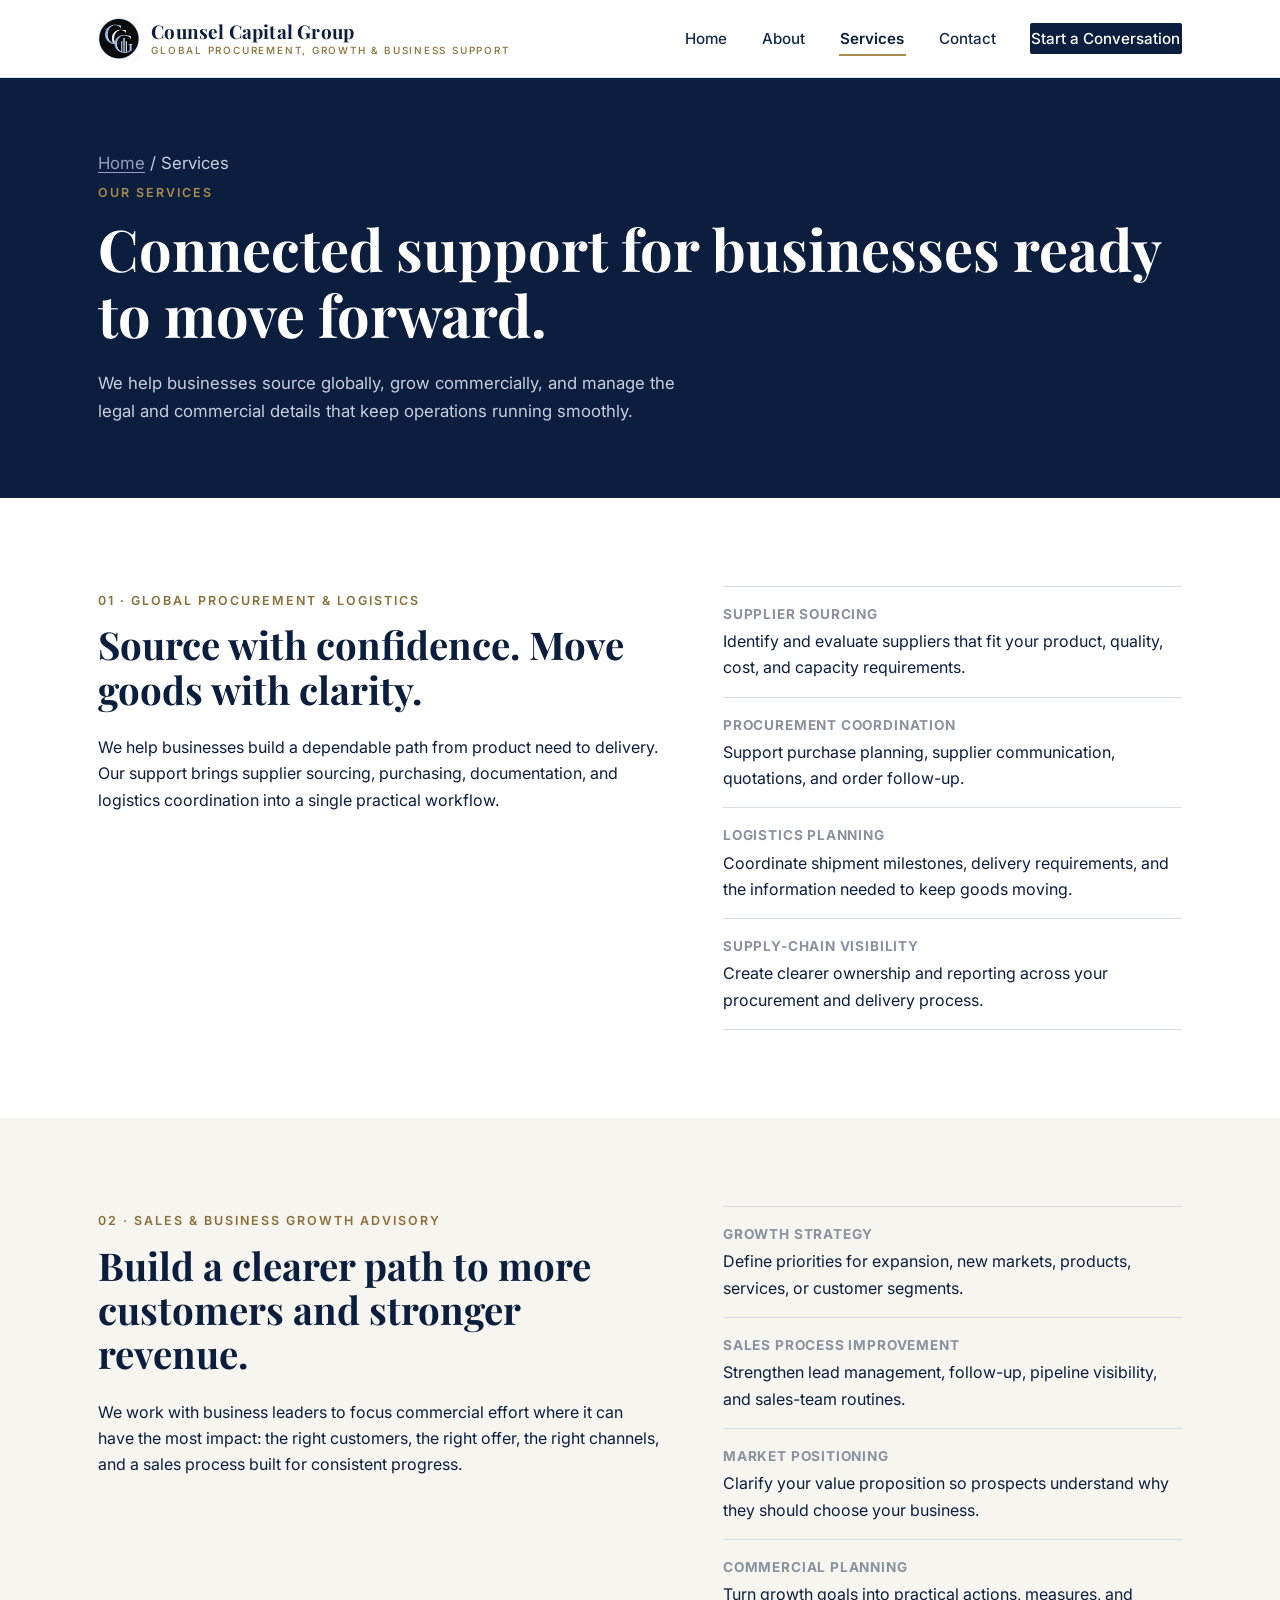
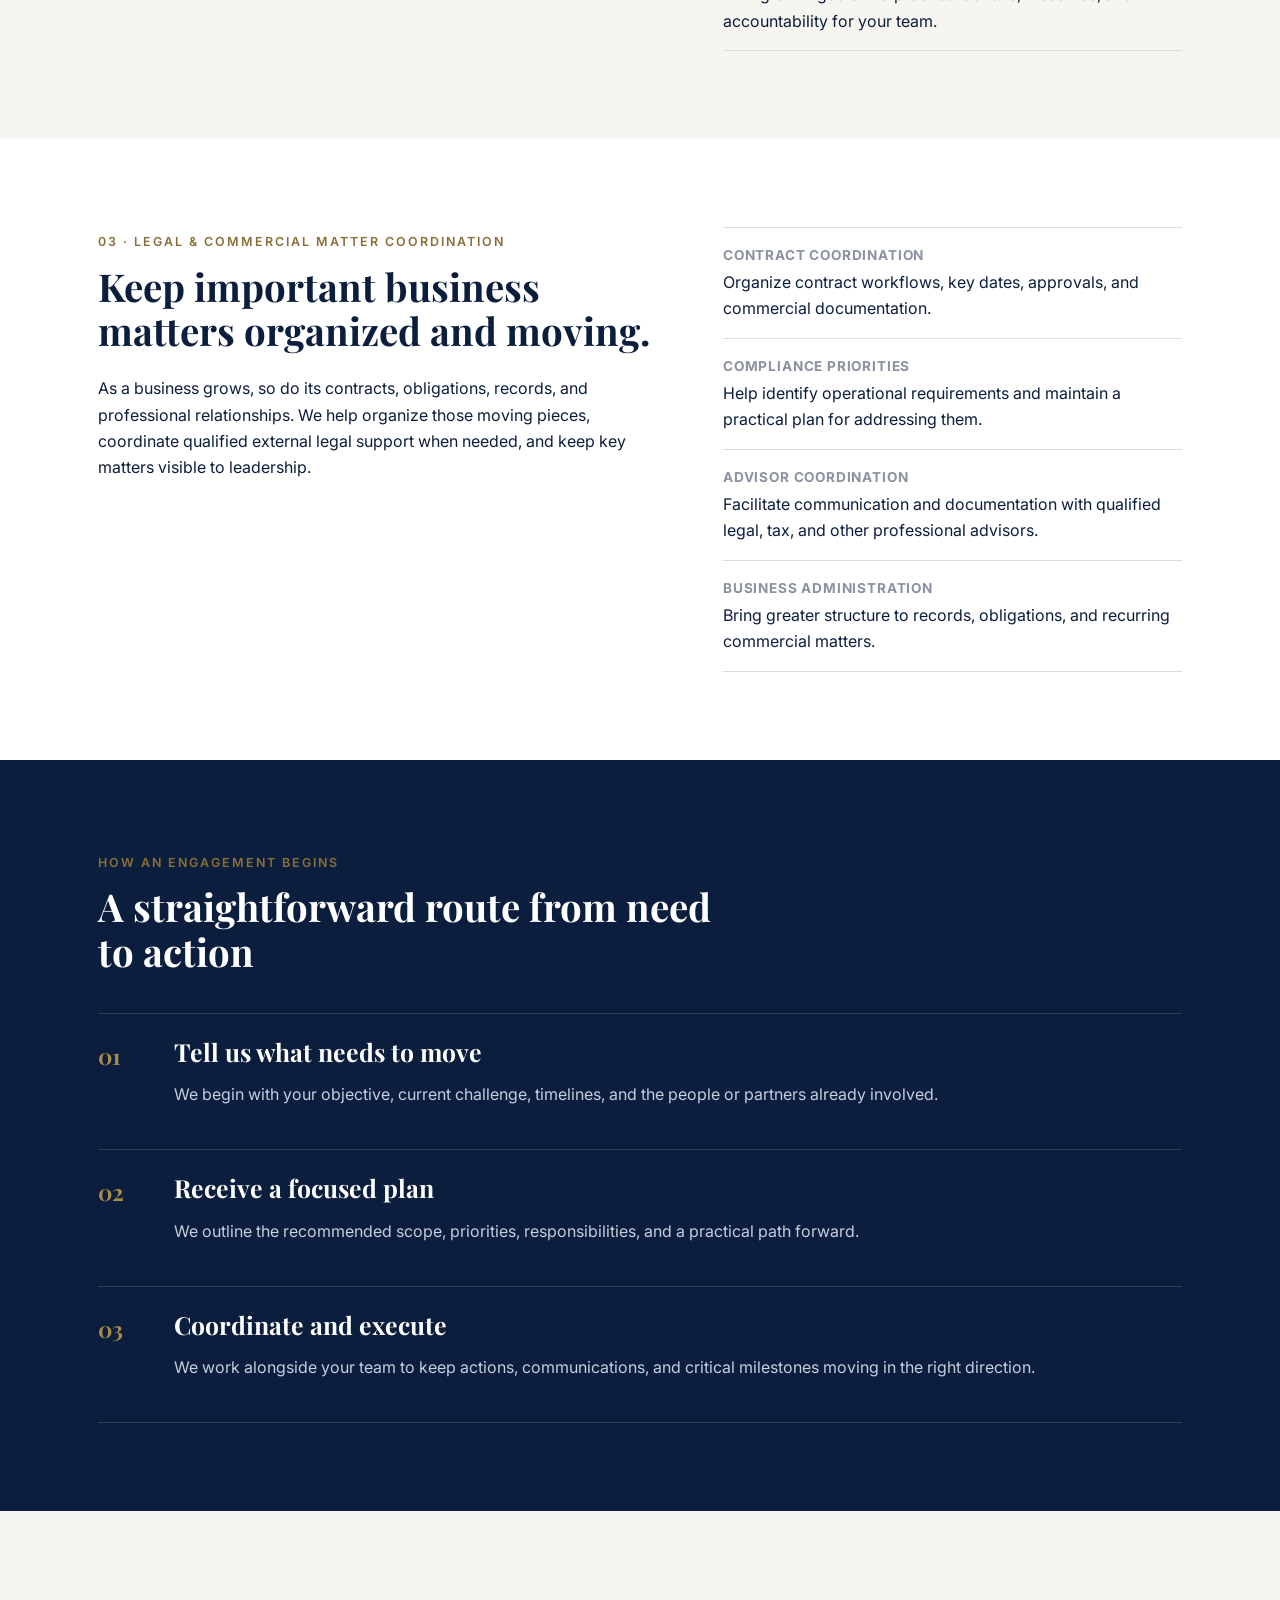
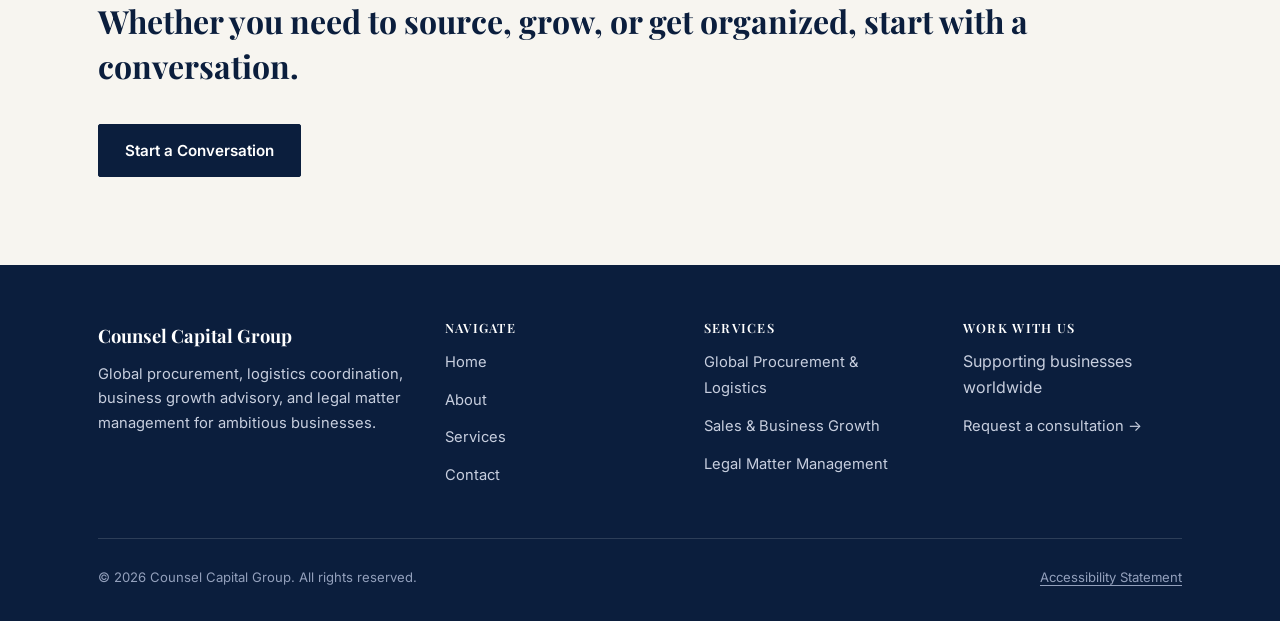
<file: services/index.html>
<!DOCTYPE html>
<html lang="en">
<head>
<meta charset="UTF-8">
<meta name="viewport" content="width=device-width, initial-scale=1.0">
<title>Services | Counsel Capital Group</title>
<meta name="description" content="Global procurement and logistics, business growth advisory, and legal and commercial matter coordination from Counsel Capital Group.">
<link rel="preconnect" href="https://fonts.googleapis.com">
<link rel="preconnect" href="https://fonts.gstatic.com" crossorigin>
<link href="https://fonts.googleapis.com/css2?family=Playfair+Display:wght@600;700;800&family=Inter:wght@400;500;600;700&display=swap" rel="stylesheet">
<link rel="icon" href="/assets/logo.png" type="image/png">
<link rel="stylesheet" href="../assets/styles.css">
<link rel="icon" type="image/png" href="../assets/favicon.png">
</head>
<body>
<a class="skip-link" href="#main-content">Skip to main content</a>

<header class="site-header">
  <div class="container nav-bar">
    <a class="brand" href="/"><img class="brand-mark" src="/assets/logo.png" alt="Counsel Capital Group logo" width="42" height="42"><span class="brand-name">Counsel Capital Group<small>Global Procurement, Growth &amp; Business Support</small></span></a>
    <button class="nav-toggle" type="button" aria-expanded="false" aria-controls="primary-navigation" id="nav-toggle-btn"><span class="visually-hidden">Menu</span><svg viewBox="0 0 24 24" fill="none" stroke="currentColor" stroke-width="2" aria-hidden="true"><line x1="3" y1="6" x2="21" y2="6"/><line x1="3" y1="12" x2="21" y2="12"/><line x1="3" y1="18" x2="21" y2="18"/></svg></button>
    <nav aria-label="Primary"><ul class="nav-links" id="primary-navigation"><li><a href="/">Home</a></li><li><a href="/about/">About</a></li><li><a href="/services/" aria-current="page">Services</a></li><li><a href="/contact/">Contact</a></li><li><a class="nav-cta" href="/contact/">Start a Conversation</a></li></ul></nav>
  </div>
</header>

<main id="main-content">
  <div class="page-intro"><div class="container"><p class="breadcrumb"><a href="/">Home</a> / Services</p><span class="eyebrow">Our Services</span><h1>Connected support for businesses ready to move forward.</h1><p>We help businesses source globally, grow commercially, and manage the legal and commercial details that keep operations running smoothly.</p></div></div>

  <section id="procurement" aria-labelledby="procurement-heading">
    <div class="container"><div class="hero-grid" style="align-items: start;">
      <div><span class="eyebrow">01 &middot; Global Procurement &amp; Logistics</span><h2 id="procurement-heading">Source with confidence. Move goods with clarity.</h2><p>We help businesses build a dependable path from product need to delivery. Our support brings supplier sourcing, purchasing, documentation, and logistics coordination into a single practical workflow.</p></div>
      <ul class="info-list"><li><span><strong>Supplier Sourcing</strong>Identify and evaluate suppliers that fit your product, quality, cost, and capacity requirements.</span></li><li><span><strong>Procurement Coordination</strong>Support purchase planning, supplier communication, quotations, and order follow-up.</span></li><li><span><strong>Logistics Planning</strong>Coordinate shipment milestones, delivery requirements, and the information needed to keep goods moving.</span></li><li><span><strong>Supply-Chain Visibility</strong>Create clearer ownership and reporting across your procurement and delivery process.</span></li></ul>
    </div></div>
  </section>

  <section id="growth" class="section-alt" aria-labelledby="growth-heading">
    <div class="container"><div class="hero-grid" style="align-items: start;">
      <div><span class="eyebrow">02 &middot; Sales &amp; Business Growth Advisory</span><h2 id="growth-heading">Build a clearer path to more customers and stronger revenue.</h2><p>We work with business leaders to focus commercial effort where it can have the most impact: the right customers, the right offer, the right channels, and a sales process built for consistent progress.</p></div>
      <ul class="info-list"><li><span><strong>Growth Strategy</strong>Define priorities for expansion, new markets, products, services, or customer segments.</span></li><li><span><strong>Sales Process Improvement</strong>Strengthen lead management, follow-up, pipeline visibility, and sales-team routines.</span></li><li><span><strong>Market Positioning</strong>Clarify your value proposition so prospects understand why they should choose your business.</span></li><li><span><strong>Commercial Planning</strong>Turn growth goals into practical actions, measures, and accountability for your team.</span></li></ul>
    </div></div>
  </section>

  <section id="legal" aria-labelledby="legal-heading">
    <div class="container"><div class="hero-grid" style="align-items: start;">
      <div><span class="eyebrow">03 &middot; Legal &amp; Commercial Matter Coordination</span><h2 id="legal-heading">Keep important business matters organized and moving.</h2><p>As a business grows, so do its contracts, obligations, records, and professional relationships. We help organize those moving pieces, coordinate qualified external legal support when needed, and keep key matters visible to leadership.</p></div>
      <ul class="info-list"><li><span><strong>Contract Coordination</strong>Organize contract workflows, key dates, approvals, and commercial documentation.</span></li><li><span><strong>Compliance Priorities</strong>Help identify operational requirements and maintain a practical plan for addressing them.</span></li><li><span><strong>Advisor Coordination</strong>Facilitate communication and documentation with qualified legal, tax, and other professional advisors.</span></li><li><span><strong>Business Administration</strong>Bring greater structure to records, obligations, and recurring commercial matters.</span></li></ul>
    </div></div>
  </section>

  <section class="section-navy" aria-labelledby="engagement-heading">
    <div class="container"><div class="section-head"><span class="eyebrow">How an Engagement Begins</span><h2 id="engagement-heading">A straightforward route from need to action</h2></div>
      <div class="principle" style="border-top-color: rgba(255,255,255,0.14);"><span class="principle-num" aria-hidden="true">01</span><div><h3 style="color:#fff;">Tell us what needs to move</h3><p style="color:#c7cede;">We begin with your objective, current challenge, timelines, and the people or partners already involved.</p></div></div>
      <div class="principle" style="border-top-color: rgba(255,255,255,0.14); border-bottom-color: rgba(255,255,255,0.14) !important;"><span class="principle-num" aria-hidden="true">02</span><div><h3 style="color:#fff;">Receive a focused plan</h3><p style="color:#c7cede;">We outline the recommended scope, priorities, responsibilities, and a practical path forward.</p></div></div>
      <div class="principle" style="border-top-color: rgba(255,255,255,0.14); border-bottom: 1px solid rgba(255,255,255,0.14);"><span class="principle-num" aria-hidden="true">03</span><div><h3 style="color:#fff;">Coordinate and execute</h3><p style="color:#c7cede;">We work alongside your team to keep actions, communications, and critical milestones moving in the right direction.</p></div></div>
    </div>
  </section>

  <section class="section-alt" aria-labelledby="services-cta-heading"><div class="container"><p class="statement" id="services-cta-heading">Whether you need to source, grow, or get organized, start with a conversation.</p><div class="button-row" style="margin-top: 1.75rem;"><a class="btn btn-primary" href="/contact/">Start a Conversation</a></div></div></section>
</main>

<footer class="site-footer"><div class="container"><div class="footer-grid">
  <div><div class="footer-brand">Counsel Capital Group</div><p class="footer-desc">Global procurement, logistics coordination, business growth advisory, and legal matter management for ambitious businesses.</p></div>
  <div><h2 class="footer-heading">Navigate</h2><ul class="footer-links"><li><a href="/">Home</a></li><li><a href="/about/">About</a></li><li><a href="/services/">Services</a></li><li><a href="/contact/">Contact</a></li></ul></div>
  <div><h2 class="footer-heading">Services</h2><ul class="footer-links"><li><a href="#procurement">Global Procurement &amp; Logistics</a></li><li><a href="#growth">Sales &amp; Business Growth</a></li><li><a href="#legal">Legal Matter Management</a></li></ul></div>
  <div><h2 class="footer-heading">Work With Us</h2><ul class="footer-links"><li>Supporting businesses worldwide</li><li><a href="/contact/">Request a consultation &rarr;</a></li></ul></div>
</div><div class="footer-bottom"><span>&copy; 2026 Counsel Capital Group. All rights reserved.</span><span><a href="/accessibility/">Accessibility Statement</a></span></div></div></footer>
<script src="../assets/script.js"></script>
</body>
</html>
</file>
<file: assets/styles.css>
/* ==========================================================================
   Counsel Capital Group — Shared Stylesheet
   Palette: Ink Navy #0B1E3D | Deep Navy #142A4D | White #FFFFFF
            Ivory #F7F5F0 | Brass #A98B4C | Slate #5B6472
   Type: Playfair Display (display) / Inter (body & UI)
   ========================================================================== */

:root {
  --ink-navy: #0b1e3d;
  --deep-navy: #142a4d;
  --white: #ffffff;
  --ivory: #f7f5f0;
  --brass: #a98b4c;
  --brass-dark: #8a6f38;
  --slate: #5b6472;
  --slate-light: #8a92a0;
  --hairline: #d8dce3;
  --focus-ring: #1f5fd6;

  --font-display: "Playfair Display", "Iowan Old Style", "Georgia", serif;
  --font-body: "Inter", -apple-system, "Segoe UI", sans-serif;

  --max-width: 1180px;
  --gutter: clamp(1.25rem, 4vw, 3rem);
}

* {
  box-sizing: border-box;
}

html {
  scroll-behavior: smooth;
}

@media (prefers-reduced-motion: reduce) {
  html {
    scroll-behavior: auto;
  }
  * {
    animation-duration: 0.001ms !important;
    animation-iteration-count: 1 !important;
    transition-duration: 0.001ms !important;
    scroll-behavior: auto !important;
  }
}

body {
  margin: 0;
  font-family: var(--font-body);
  font-size: 1rem;
  line-height: 1.65;
  color: var(--ink-navy);
  background: var(--white);
  -webkit-font-smoothing: antialiased;
}

h1, h2, h3, h4 {
  font-family: var(--font-display);
  font-weight: 700;
  line-height: 1.15;
  margin: 0 0 0.6em;
  color: var(--ink-navy);
}

h1 { font-size: clamp(2.25rem, 4.5vw, 3.6rem); }
h2 { font-size: clamp(1.75rem, 3vw, 2.5rem); }
h3 { font-size: clamp(1.25rem, 2vw, 1.55rem); }

p { margin: 0 0 1.1em; }

a {
  color: var(--deep-navy);
  text-decoration-thickness: 1px;
  text-underline-offset: 3px;
}

a:hover { color: var(--brass-dark); }

/* Visible focus state everywhere — WCAG 2.4.7 */
a:focus-visible,
button:focus-visible,
input:focus-visible,
textarea:focus-visible,
select:focus-visible,
[tabindex]:focus-visible {
  outline: 3px solid var(--focus-ring);
  outline-offset: 3px;
  border-radius: 2px;
}

img { max-width: 100%; display: block; }

.container {
  max-width: var(--max-width);
  margin: 0 auto;
  padding-left: var(--gutter);
  padding-right: var(--gutter);
}

/* Skip link — WCAG 2.4.1 */
.skip-link {
  position: absolute;
  left: -999px;
  top: auto;
  background: var(--ink-navy);
  color: var(--white);
  padding: 0.85em 1.25em;
  z-index: 1000;
  font-weight: 600;
  border-radius: 0 0 4px 0;
}

.skip-link:focus {
  left: 0;
  top: 0;
}

/* Eyebrow labels */
.eyebrow {
  font-family: var(--font-body);
  font-size: 0.78rem;
  letter-spacing: 0.16em;
  text-transform: uppercase;
  color: var(--brass-dark);
  font-weight: 600;
  display: inline-block;
  margin-bottom: 0.9em;
}

.rule {
  border: none;
  border-top: 1px solid var(--hairline);
  margin: 0;
}

.rule--brass {
  border-top: 2px solid var(--brass);
  width: 64px;
  margin: 0 0 1.5em;
}

/* ---------- Header / Nav ---------- */
.site-header {
  background: var(--white);
  border-bottom: 1px solid var(--hairline);
  position: sticky;
  top: 0;
  z-index: 500;
}

.nav-bar {
  display: flex;
  align-items: center;
  justify-content: space-between;
  padding-top: 1.1rem;
  padding-bottom: 1.1rem;
}

.brand {
  display: flex;
  align-items: center;
  gap: 0.7rem;
  text-decoration: none;
  color: var(--ink-navy);
}

.brand:hover { color: var(--ink-navy); }

.brand-mark {
  width: 42px;
  height: 42px;
  flex-shrink: 0;
  object-fit: contain;
}

.brand-name {
  font-family: var(--font-display);
  font-weight: 700;
  font-size: 1.18rem;
  letter-spacing: 0.01em;
  line-height: 1.1;
}

.brand-name small {
  display: block;
  font-family: var(--font-body);
  font-weight: 500;
  font-size: 0.62rem;
  letter-spacing: 0.18em;
  text-transform: uppercase;
  color: var(--brass-dark);
  margin-top: 0.25em;
}

.nav-links {
  display: flex;
  gap: 2rem;
  list-style: none;
  margin: 0;
  padding: 0;
}

.nav-links a {
  text-decoration: none;
  font-weight: 500;
  font-size: 0.95rem;
  color: var(--deep-navy);
  padding: 0.4em 0.1em;
  border-bottom: 2px solid transparent;
}

.nav-links a[aria-current="page"] {
  border-bottom-color: var(--brass);
  color: var(--ink-navy);
  font-weight: 600;
}

.nav-links a:hover {
  border-bottom-color: var(--brass);
}

.nav-cta {
  background: var(--ink-navy);
  color: var(--white) !important;
  padding: 0.6em 1.3em;
  border-radius: 2px;
  font-weight: 600;
  border-bottom: none !important;
}

.nav-cta:hover {
  background: var(--brass-dark);
}

.nav-toggle {
  display: none;
  background: none;
  border: 1px solid var(--hairline);
  border-radius: 3px;
  padding: 0.5em 0.7em;
  cursor: pointer;
}

.nav-toggle svg { width: 22px; height: 22px; }

@media (max-width: 860px) {
  .nav-toggle { display: inline-flex; align-items: center; }
  .nav-links {
    position: absolute;
    inset-inline: 0;
    top: 100%;
    background: var(--white);
    flex-direction: column;
    gap: 0;
    border-top: 1px solid var(--hairline);
    border-bottom: 1px solid var(--hairline);
    display: none;
  }
  .nav-links.is-open { display: flex; }
  .nav-links li { width: 100%; }
  .nav-links a {
    display: block;
    padding: 1em var(--gutter);
    border-bottom: 1px solid var(--hairline);
    border-radius: 0;
  }
  .nav-cta { margin: 1em var(--gutter); display: inline-block; }
}

/* ---------- Hero ---------- */
.hero {
  background: linear-gradient(180deg, var(--ivory) 0%, var(--white) 100%);
  padding: clamp(3rem, 8vw, 6rem) 0 clamp(2.5rem, 6vw, 4.5rem);
  border-bottom: 1px solid var(--hairline);
}

.hero-grid {
  display: grid;
  grid-template-columns: 1.1fr 0.9fr;
  gap: clamp(2rem, 5vw, 4rem);
  align-items: center;
}

@media (max-width: 900px) {
  .hero-grid { grid-template-columns: 1fr; }
}

.hero h1 { margin-bottom: 0.5em; }

.hero-lede {
  font-size: 1.15rem;
  color: var(--slate);
  max-width: 46ch;
  margin-bottom: 1.6em;
}

.button-row {
  display: flex;
  gap: 1rem;
  flex-wrap: wrap;
}

.btn {
  display: inline-block;
  padding: 0.85em 1.7em;
  font-weight: 600;
  font-size: 0.95rem;
  text-decoration: none;
  border-radius: 2px;
  border: 1.5px solid var(--ink-navy);
  transition: background-color 0.2s ease, color 0.2s ease, border-color 0.2s ease;
}

.btn-primary {
  background: var(--ink-navy);
  color: var(--white);
}

.btn-primary:hover {
  background: var(--brass-dark);
  border-color: var(--brass-dark);
  color: var(--white);
}

.btn-secondary {
  background: transparent;
  color: var(--ink-navy);
}

.btn-secondary:hover {
  background: var(--ink-navy);
  color: var(--white);
}

/* ---------- Seal / crest graphic ---------- */
.hero-seal {
  justify-self: center;
}

.hero-seal svg { width: 100%; max-width: 320px; height: auto; }

/* ---------- Sections ---------- */
section {
  padding: clamp(3rem, 7vw, 5.5rem) 0;
}

.section-alt {
  background: var(--ivory);
}

.section-navy {
  background: var(--ink-navy);
  color: var(--white);
}

.section-navy h2, .section-navy h3 { color: var(--white); }

.section-head {
  max-width: 62ch;
  margin-bottom: 2.5rem;
}

.section-head p { color: var(--slate); font-size: 1.05rem; }

.section-navy .section-head p { color: #c7cede; }

/* ---------- Cards / grids ---------- */
.card-grid {
  display: grid;
  grid-template-columns: repeat(3, 1fr);
  gap: 1.75rem;
}

@media (max-width: 900px) {
  .card-grid { grid-template-columns: repeat(2, 1fr); }
}
@media (max-width: 620px) {
  .card-grid { grid-template-columns: 1fr; }
}

.card {
  background: var(--white);
  border: 1px solid var(--hairline);
  padding: 2rem 1.75rem;
  border-radius: 3px;
}

.card h3 { margin-bottom: 0.5em; }
.card p { color: var(--slate); margin-bottom: 0; font-size: 0.98rem; }

.card-icon {
  width: 40px;
  height: 40px;
  margin-bottom: 1.1rem;
  color: var(--brass-dark);
}

/* ---------- Offices ledger (About page) ---------- */
.offices-ledger {
  display: grid;
  grid-template-columns: repeat(2, 1fr);
  gap: 0;
  border-top: 1px solid var(--hairline);
}

@media (max-width: 760px) {
  .offices-ledger { grid-template-columns: 1fr; }
}

.office-row {
  padding: 1.75rem 0;
  border-bottom: 1px solid var(--hairline);
  display: grid;
  grid-template-columns: 2.4rem 1fr;
  gap: 1rem;
}

.office-row:nth-child(odd) {
  padding-right: clamp(1rem, 3vw, 2.5rem);
}
.office-row:nth-child(even) {
  padding-left: clamp(1rem, 3vw, 2.5rem);
}
@media (min-width: 761px) {
  .office-row:nth-child(odd) { border-right: 1px solid var(--hairline); }
}

.office-mark {
  font-family: var(--font-display);
  color: var(--brass-dark);
  font-size: 1.05rem;
  font-weight: 700;
}

.office-city {
  font-family: var(--font-display);
  font-size: 1.2rem;
  font-weight: 700;
  margin-bottom: 0.15em;
}

.office-focus {
  font-size: 0.9rem;
  color: var(--slate);
  margin-bottom: 0;
}

.office-region {
  font-size: 0.78rem;
  letter-spacing: 0.08em;
  text-transform: uppercase;
  color: var(--slate-light);
  margin-bottom: 0.3em;
}

/* ---------- Stats ---------- */
.stat-row {
  display: grid;
  grid-template-columns: repeat(4, 1fr);
  gap: 1.5rem;
  text-align: left;
}

@media (max-width: 760px) {
  .stat-row { grid-template-columns: repeat(2, 1fr); }
}

.stat-num {
  font-family: var(--font-display);
  font-size: clamp(2rem, 4vw, 2.6rem);
  font-weight: 700;
  color: var(--brass);
  margin-bottom: 0.1em;
}

.stat-label {
  font-size: 0.85rem;
  letter-spacing: 0.04em;
  color: #c7cede;
}

/* ---------- Values / numbered principles ---------- */
.principle {
  display: grid;
  grid-template-columns: 3.5rem 1fr;
  gap: 1.25rem;
  padding: 1.5rem 0;
  border-top: 1px solid var(--hairline);
}

.principle:last-child { border-bottom: 1px solid var(--hairline); }

.principle-num {
  font-family: var(--font-display);
  font-size: 1.4rem;
  color: var(--brass);
  font-weight: 700;
}

/* ---------- Quote / statement block ---------- */
.statement {
  font-family: var(--font-display);
  font-size: clamp(1.4rem, 2.6vw, 2rem);
  line-height: 1.4;
  max-width: 46ch;
  font-weight: 700;
}

/* ---------- Team ---------- */
.team-grid {
  display: grid;
  grid-template-columns: repeat(3, 1fr);
  gap: 2rem;
}
@media (max-width: 900px) {
  .team-grid { grid-template-columns: repeat(2, 1fr); }
}
@media (max-width: 620px) {
  .team-grid { grid-template-columns: 1fr; }
}

.team-photo {
  aspect-ratio: 4 / 5;
  background: var(--deep-navy);
  border-radius: 3px;
  margin-bottom: 1rem;
  display: flex;
  align-items: center;
  justify-content: center;
  color: var(--brass);
  font-family: var(--font-display);
  font-size: 2.4rem;
  font-weight: 700;
}

.team-name { font-weight: 700; margin-bottom: 0.15em; }
.team-role { color: var(--brass-dark); font-size: 0.88rem; font-weight: 600; margin-bottom: 0.5em; }
.team-bio { color: var(--slate); font-size: 0.92rem; }

/* ---------- Forms ---------- */
.form-grid {
  display: grid;
  grid-template-columns: 1fr 1fr;
  gap: 1.25rem 1.5rem;
}

@media (max-width: 640px) {
  .form-grid { grid-template-columns: 1fr; }
}

.field { display: flex; flex-direction: column; margin-bottom: 0; }
.field.full { grid-column: 1 / -1; }

.field label {
  font-weight: 600;
  font-size: 0.9rem;
  margin-bottom: 0.45em;
  color: var(--ink-navy);
}

.field .hint {
  font-size: 0.8rem;
  color: var(--slate);
  margin-top: 0.35em;
}

.field input,
.field select,
.field textarea {
  font-family: var(--font-body);
  font-size: 1rem;
  padding: 0.75em 0.9em;
  border: 1.5px solid var(--hairline);
  border-radius: 3px;
  color: var(--ink-navy);
  background: var(--white);
}

.field input:focus,
.field select:focus,
.field textarea:focus {
  border-color: var(--focus-ring);
}

.required-mark { color: var(--brass-dark); }

.form-note {
  font-size: 0.85rem;
  color: var(--slate);
  margin-top: 1.5rem;
}

.form-status {
  margin-top: 1.5rem;
  padding: 1em 1.25em;
  border-radius: 3px;
  font-weight: 600;
  display: none;
}

.form-status.is-visible { display: block; }

.form-status.success {
  background: #e9f3ec;
  color: #1e5631;
  border: 1px solid #b6dbc0;
}

.form-status.error {
  background: #fbeaea;
  color: #8a1f1f;
  border: 1px solid #f0bcbc;
}

/* ---------- Contact info list ---------- */
.info-list {
  list-style: none;
  margin: 0;
  padding: 0;
}
.info-list li {
  display: flex;
  gap: 0.9rem;
  padding: 1rem 0;
  border-top: 1px solid var(--hairline);
}
.info-list li:last-child { border-bottom: 1px solid var(--hairline); }
.info-list svg { width: 22px; height: 22px; flex-shrink: 0; color: var(--brass-dark); margin-top: 0.15em; }
.info-list strong { display: block; font-size: 0.85rem; text-transform: uppercase; letter-spacing: 0.06em; color: var(--slate-light); margin-bottom: 0.2em; }

/* ---------- Footer ---------- */
.site-footer {
  background: var(--ink-navy);
  color: #c7cede;
  padding: 3.5rem 0 2rem;
}

.footer-grid {
  display: grid;
  grid-template-columns: 1.4fr 1fr 1fr 1fr;
  gap: 2.5rem;
  margin-bottom: 2.5rem;
}

@media (max-width: 760px) {
  .footer-grid { grid-template-columns: 1fr 1fr; }
}
@media (max-width: 480px) {
  .footer-grid { grid-template-columns: 1fr; }
}

.footer-brand {
  color: var(--white);
  font-family: var(--font-display);
  font-weight: 700;
  font-size: 1.15rem;
  margin-bottom: 0.6em;
}

.footer-desc {
  font-size: 0.92rem;
  max-width: 34ch;
}

.footer-heading {
  color: var(--white);
  font-size: 0.8rem;
  letter-spacing: 0.1em;
  text-transform: uppercase;
  margin-bottom: 1em;
  font-weight: 600;
}

.footer-links { list-style: none; margin: 0; padding: 0; }
.footer-links li { margin-bottom: 0.7em; }
.footer-links a {
  color: #c7cede;
  text-decoration: none;
  font-size: 0.92rem;
}
.footer-links a:hover { color: var(--brass); text-decoration: underline; }

.footer-bottom {
  border-top: 1px solid rgba(255,255,255,0.14);
  padding-top: 1.75rem;
  display: flex;
  justify-content: space-between;
  flex-wrap: wrap;
  gap: 1rem;
  font-size: 0.82rem;
  color: #93a0bc;
}

.footer-bottom a { color: #93a0bc; }
.footer-bottom a:hover { color: var(--brass); }

/* ---------- Visually hidden (screen-reader only) ---------- */
.visually-hidden {
  position: absolute;
  width: 1px;
  height: 1px;
  padding: 0;
  margin: -1px;
  overflow: hidden;
  clip: rect(0, 0, 0, 0);
  white-space: nowrap;
  border: 0;
}

/* ---------- Page intro band (interior pages) ---------- */
.page-intro {
  background: var(--ink-navy);
  color: var(--white);
  padding: clamp(2.75rem, 6vw, 4.5rem) 0;
}
.page-intro .eyebrow { color: var(--brass); }
.page-intro h1 { color: var(--white); margin-bottom: 0.4em; }
.page-intro p { color: #c7cede; max-width: 56ch; font-size: 1.05rem; margin-bottom: 0; }

.breadcrumb {
  font-size: 0.85rem;
  color: #93a0bc;
  margin-bottom: 1.2rem;
}
.breadcrumb a { color: #93a0bc; }
.breadcrumb a:hover { color: var(--brass); }
</file>
